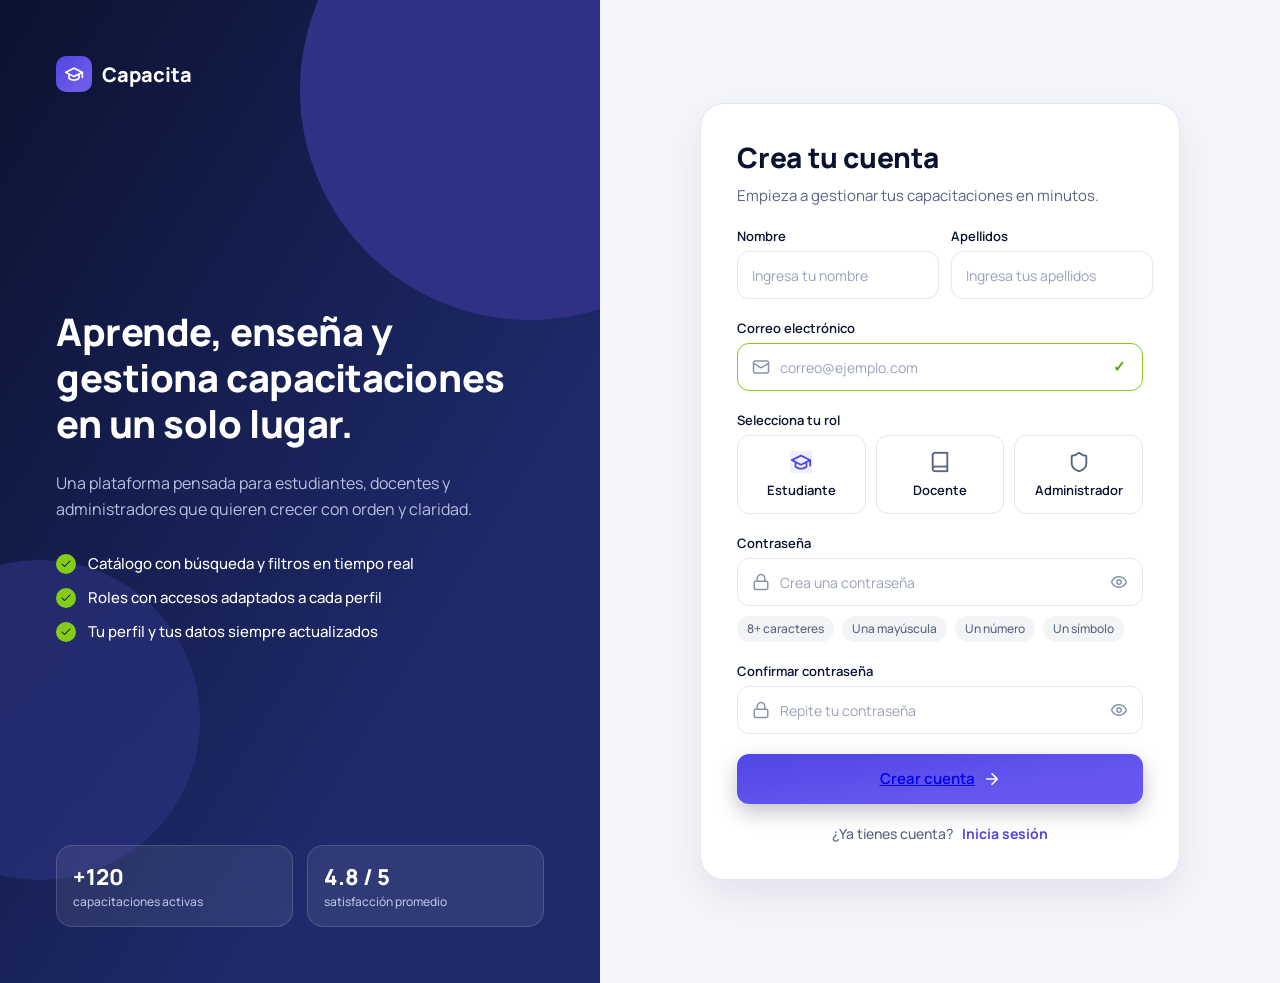
<file: frontend/index.html>
<!doctype html>
<html lang="es">
<head>
  <meta charset="utf-8">
  <meta name="viewport" content="width=device-width, initial-scale=1">
  <title>Capacita · Registro</title>
  <link rel="preconnect" href="https://fonts.googleapis.com">
  <link rel="preconnect" href="https://fonts.gstatic.com" crossorigin>
  <link href="https://fonts.googleapis.com/css2?family=Manrope:wght@400;500;600;700;800&display=swap" rel="stylesheet">
  <link rel="stylesheet" href="styles.css">
</head>
<body>
<main class="screen">
  <section class="brand-panel">
    <div class="decor decor-top"></div>
    <div class="decor decor-bottom"></div>

    <div class="brand-logo">
      <span class="brand-logo-box"><img src="assets/logo.png" alt=""></span>
      <span>Capacita</span>
    </div>

    <div class="brand-copy">
      <h1>Aprende, enseña y<br>gestiona capacitaciones<br>en un solo lugar.</h1>
      <p>Una plataforma pensada para estudiantes, docentes y<br>administradores que quieren crecer con orden y claridad.</p>

      <ul>
        <li><span class="benefit-dot"><img src="assets/check.png" alt=""></span><span>Catálogo con búsqueda y filtros en tiempo real</span></li>
        <li><span class="benefit-dot"><img src="assets/check.png" alt=""></span><span>Roles con accesos adaptados a cada perfil</span></li>
        <li><span class="benefit-dot"><img src="assets/check.png" alt=""></span><span>Tu perfil y tus datos siempre actualizados</span></li>
      </ul>
    </div>

    <div class="stats">
      <div class="stat">
        <strong>+120</strong>
        <span>capacitaciones activas</span>
      </div>
      <div class="stat">
        <strong>4.8 / 5</strong>
        <span>satisfacción promedio</span>
      </div>
    </div>
  </section>

  <section class="form-area">
    <form class="register-card" id="registerForm">
      <header class="card-header">
        <h2>Crea tu cuenta</h2>
        <p>Empieza a gestionar tus capacitaciones en minutos.</p>
      </header>

      <div class="two-cols">
        <label class="field">
          <span>Nombre</span>
          <span class="control plain">
            <input id="firstName" type="text" value="" placeholder="Ingresa tu nombre">
          </span>
        </label>

        <label class="field">
          <span>Apellidos</span>
          <span class="control plain">
            <input id="lastName" type="text" value="" placeholder="Ingresa tus apellidos">
          </span>
        </label>
      </div>

      <label class="field">
        <span>Correo electrónico</span>
        <span class="control control-success">
          <img class="control-icon" src="assets/mail.png" alt="">
          <input id="email" type="email" value="" placeholder="correo@ejemplo.com">
          <span class="success-mark">✓</span>
        </span>
        <span class="helper helper-success is-hidden" id="emailMessage"><span>✓</span> Correo disponible</span>
      </label>

      <fieldset class="role-fieldset">
        <legend>Selecciona tu rol</legend>
        <div class="roles">
          <button class="role" type="button" data-role="student">
            <img src="assets/student.png" alt="">
            <span>Estudiante</span>
          </button>
          <button class="role" type="button" data-role="teacher">
            <img src="assets/teacher.png" alt="">
            <span>Docente</span>
          </button>
          <button class="role" type="button" data-role="admin">
            <img src="assets/admin.png" alt="">
            <span>Administrador</span>
          </button>
        </div>
      </fieldset>

      <div class="password-group">
        <label class="field">
          <span>Contraseña</span>
          <span class="control">
            <img class="control-icon" src="assets/lock.png" alt="">
            <input id="password" type="password" value="" placeholder="Crea una contraseña">
            <button class="icon-button toggle-password" type="button" aria-label="Mostrar contraseña">
              <img src="assets/eye.png" alt="">
            </button>
          </span>
        </label>

        <div class="rules">
          <span class="rule pending" id="ruleLength">8+ caracteres</span>
          <span class="rule pending" id="ruleUpper">Una mayúscula</span>
          <span class="rule pending" id="ruleNumber">Un número</span>
          <span class="rule pending" id="ruleSymbol">Un símbolo</span>
        </div>
      </div>

      <label class="field">
        <span>Confirmar contraseña</span>
        <span class="control">
          <img class="control-icon" src="assets/lock.png" alt="">
          <input id="confirmPassword" type="password" value="" placeholder="Repite tu contraseña">
          <button class="icon-button toggle-password" type="button" aria-label="Mostrar contraseña">
            <img src="assets/eye.png" alt="">
          </button>
        </span>
        <span class="helper helper-error is-hidden" id="matchMessage"><span class="alert">!</span> Las contraseñas no coinciden</span>
      </label>

      <button class="submit" type="submit">
        <span><a href="PagPrincila.html">Crear cuenta</a></span>
        <img src="assets/arrow.png" alt="">
      </button>

      <p class="login-link">¿Ya tienes cuenta? <a href="#">Inicia sesión</a></p>
    </form>
  </section>
</main>

<script src="script.js"></script>
</body>
</html>
</file>
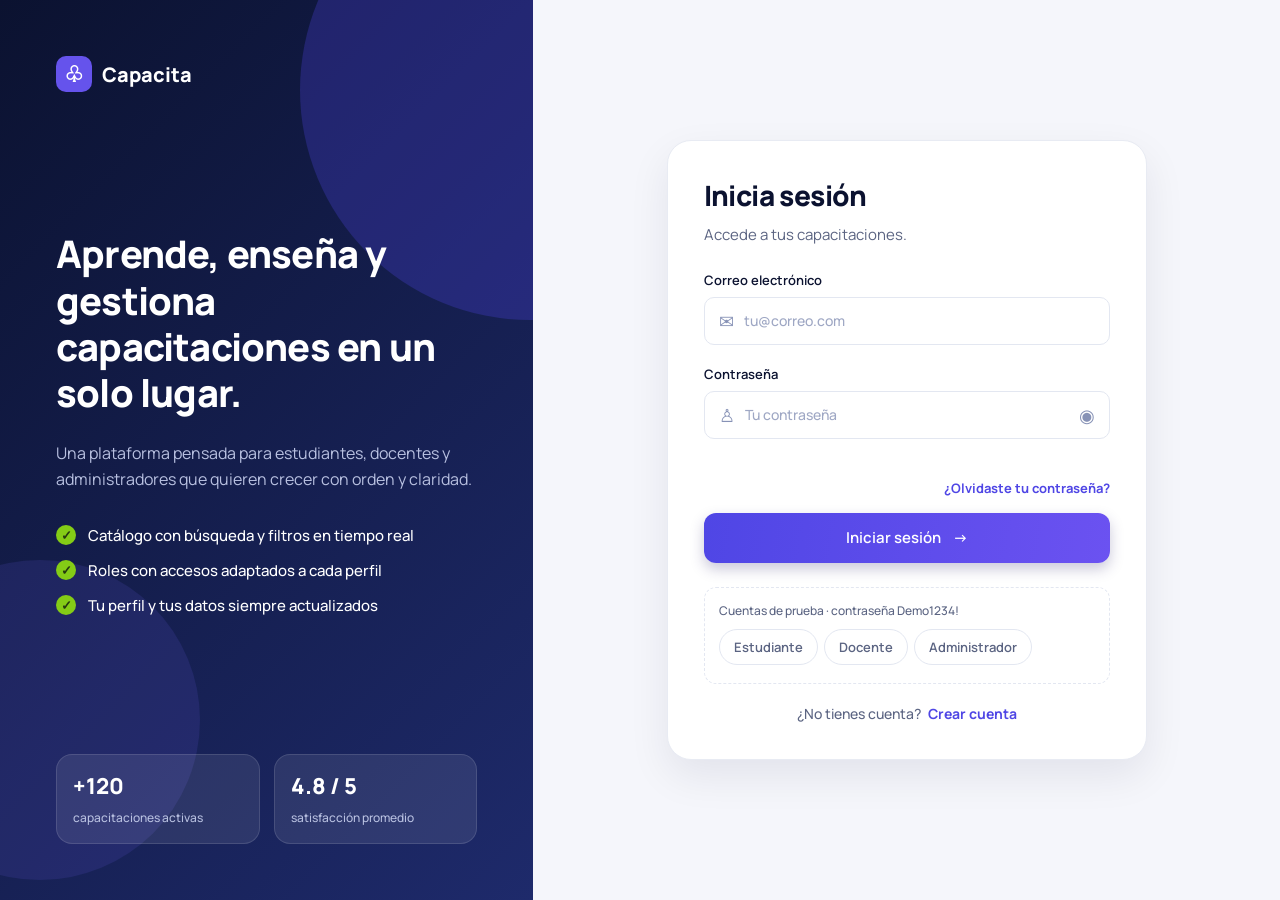
<file: Capacita — Inicio de sesión, registro y paneles por rol.html>
<!DOCTYPE html>
<html lang="es">
<head>
<meta charset="UTF-8">
<meta name="viewport" content="width=device-width, initial-scale=1, viewport-fit=cover">
<title>Capacita</title>
<link rel="preconnect" href="https://fonts.googleapis.com">
<link rel="preconnect" href="https://fonts.gstatic.com" crossorigin>
<link href="https://fonts.googleapis.com/css2?family=Manrope:wght@400;500;600;700;800&display=swap" rel="stylesheet">
<style>
:root{--background:#f5f6fb;--ink:#0b1230;--muted:#5b6482;--primary:#4f46e5;--border:#e3e7f1;--success:#3f6212;--success-border:#84cc16;--success-bg:#ecfccb;--error:#9b2c1f;--error-border:#ff746c;--err-bg:#ffe9e7;--soft:#f0efff;
box-sizing:border-box;padding-top:env(safe-area-inset-top,0px);padding-bottom:env(safe-area-inset-bottom,0px)}
html{scroll-padding-top:env(safe-area-inset-top,0px)}
*{box-sizing:border-box}
body{margin:0;color:var(--ink);background:var(--background);font-family:"Manrope",Arial,sans-serif;-webkit-font-smoothing:antialiased}
button{font-family:inherit}
[hidden]{display:none!important}
:focus-visible{outline:2px solid var(--primary);outline-offset:2px}
.page{display:grid;grid-template-columns:5fr 7fr;min-height:100vh}
.brand{position:relative;display:flex;flex-direction:column;justify-content:space-between;padding:56px;overflow:hidden;color:#fff;background:linear-gradient(135deg,#0b1230,#1e2a6b)}
.brand::before,.brand::after{position:absolute;content:"";border-radius:50%;pointer-events:none}
.brand::before{width:460px;height:460px;top:-140px;left:300px;background:rgb(79 70 229/28%)}
.brand::after{width:320px;height:320px;top:560px;left:-120px;background:rgb(109 90 230/14%)}
.logo,.pitch,.stats{position:relative;z-index:1}
.logo{display:flex;align-items:center;gap:10px;font-size:20px;font-weight:800}
.logo-mark{display:grid;place-items:center;width:36px;height:36px;border-radius:10px;background:#6553ec;font-size:22px}
.pitch{margin:48px 0}
.pitch h1{max-width:488px;margin:0 0 24px;font-size:38px;line-height:1.22;font-weight:800;letter-spacing:-.8px}
.pitch p{max-width:480px;margin:0 0 32px;color:#b8c0e0;font-size:16px;line-height:1.65}
.benefits{display:grid;gap:14px;margin:0;padding:0;list-style:none}
.benefits li{display:flex;align-items:center;gap:12px;font-size:15px;font-weight:500}
.check{display:inline-grid;flex:0 0 auto;place-items:center;width:20px;height:20px;border-radius:50%;color:#243810;background:#84cc16;font-size:13px;font-weight:800}
.stats{display:grid;grid-template-columns:1fr 1fr;gap:14px}
.stat{padding:16px;border:1px solid rgb(255 255 255/12%);border-radius:16px;background:rgb(255 255 255/9%)}
.stat strong{display:block;margin-bottom:4px;font-size:22px;font-weight:800}
.stat span{color:#b8c0e0;font-size:12px;font-weight:500}
.form-area{display:grid;place-items:center;padding:64px 32px}
.card{width:100%;max-width:480px;padding:36px;border:1px solid #e8ebf3;border-radius:24px;background:#fff;box-shadow:0 16px 40px rgb(10 18 48/8%)}
.card h2{margin:0 0 8px;font-size:28px;line-height:1.35;font-weight:800;letter-spacing:-.6px}
.subtitle{margin:0 0 24px;color:var(--muted);font-size:15px;line-height:1.6}
.fields{display:grid;gap:20px}
.name-row{display:grid;grid-template-columns:1fr 1fr;gap:12px}
.label{display:block;margin-bottom:8px;font-size:13px;font-weight:600}
.field-value{display:flex;align-items:center;gap:10px;min-height:48px;padding:0 14px;border:1px solid var(--border);border-radius:10px;background:#fff;transition:border-color .15s,box-shadow .15s}
.field-value:focus-within{border-color:var(--primary);box-shadow:0 0 0 3px rgb(79 70 229/18%)}
.field-value.success{border-color:var(--success-border)}
.field-value.error{border-color:var(--error-border)}
.field-value input{flex:1;min-width:0;height:46px;border:0;outline:0;padding:0;color:var(--ink);background:transparent;font:500 14px "Manrope",Arial,sans-serif}
.field-value input::placeholder{color:#8792b6;opacity:.8}
.field-icon{color:#8792b6;font-size:18px;line-height:1}
.trailing{margin-left:auto}
.state-icon{font-size:14px;font-weight:800;min-width:16px;text-align:center}
.success .state-icon{color:#65a30d}
.error .state-icon{color:var(--error-border)}
.spinner{display:inline-block;width:14px;height:14px;border:2px solid var(--border);border-top-color:var(--primary);border-radius:50%;animation:spin .7s linear infinite}
@keyframes spin{to{transform:rotate(360deg)}}
.toggle{border:0;background:none;padding:6px;margin:-6px;cursor:pointer;color:#8792b6;font-size:18px;line-height:1;border-radius:8px}
.toggle:hover{color:var(--primary)}
.helper{display:flex;align-items:center;gap:6px;margin:8px 0 0;font-size:12px;font-weight:500;color:var(--muted);min-height:16px}
.helper.success{color:var(--success)}
.helper.error{color:var(--error)}
.roles{display:grid;grid-template-columns:repeat(3,1fr);gap:10px;border:0;margin:0;padding:0}
.role{position:relative;display:grid;justify-items:center;align-content:center;gap:9px;min-height:80px;padding:10px 4px;border:1px solid var(--border);border-radius:12px;font-size:13px;font-weight:600;cursor:pointer;background:#fff;transition:border-color .15s,background .15s,color .15s}
.role:hover{border-color:var(--primary)}
.role:has(input:focus-visible){outline:2px solid var(--primary);outline-offset:2px}
.role input{position:absolute;opacity:0;pointer-events:none}
.role.selected{color:var(--primary);border-color:var(--primary);background:var(--soft)}
.role-icon{font-size:21px;line-height:1}
.requirements{display:flex;flex-wrap:wrap;gap:8px;margin:10px 0 0;padding:0;list-style:none}
.requirement{padding:5px 10px;border-radius:999px;color:var(--muted);background:#f0f2f7;font-size:12px;font-weight:500;transition:background .15s,color .15s}
.requirement.met{color:var(--success);background:var(--success-bg)}
.strength{height:4px;margin-top:10px;border-radius:4px;background:#f0f2f7;overflow:hidden}
.strength i{display:block;height:100%;width:0;transition:width .2s,background .2s}
.create-account{display:flex;align-items:center;justify-content:center;gap:12px;width:100%;min-height:50px;margin-top:24px;border:0;border-radius:12px;color:#fff;background:linear-gradient(100deg,#4f46e5,#6b52f1);box-shadow:0 6px 14px rgb(43 36 108/25%);font:600 15px "Manrope",Arial,sans-serif;cursor:pointer;transition:transform .1s,opacity .15s}
.create-account:active{transform:translateY(1px)}
.create-account[aria-busy="true"]{opacity:.8;cursor:progress}
.create-account .spinner{border-color:rgb(255 255 255/40%);border-top-color:#fff}
.login{margin:20px 0 0;color:var(--muted);text-align:center;font-size:14px;font-weight:500}
.link{margin-left:4px;color:var(--primary);font:700 14px "Manrope",Arial,sans-serif;background:none;border:0;padding:0;cursor:pointer}
.link:hover{text-decoration:underline}
.done{text-align:center;padding:12px 0}
.done .big{display:grid;place-items:center;width:64px;height:64px;margin:0 auto 20px;border-radius:50%;background:var(--success-bg);color:var(--success);font-size:30px;font-weight:800}
.chip{display:inline-block;padding:6px 12px;border-radius:999px;background:var(--soft);color:var(--primary);font-size:13px;font-weight:600}

.opts{display:flex;justify-content:flex-end;margin-top:12px}.opts .link{margin:0;font-size:13px}
.demo{margin-top:24px;padding:14px;border:1px dashed var(--border);border-radius:12px}
.demo p{margin:0 0 10px;color:var(--muted);font-size:12px;font-weight:500}
.demo .pill{margin:0 6px 4px 0}
.prof{display:flex;align-items:center;gap:14px;margin-bottom:20px}
.avatar{display:grid;place-items:center;width:56px;height:56px;border-radius:50%;color:#fff;background:linear-gradient(135deg,#4f46e5,#6b52f1);font-size:20px;font-weight:800}
.dl{display:grid;grid-template-columns:repeat(auto-fit,minmax(220px,1fr));gap:12px;margin:0}
.dl div{padding:12px 14px;border:1px solid var(--border);border-radius:12px}
.dl dt{margin-bottom:4px;color:var(--muted);font-size:12px;font-weight:600}
.dl dd{margin:0;font-size:14px;font-weight:600;overflow-wrap:anywhere}
.acts{display:flex;flex-wrap:wrap;gap:10px;margin-top:18px}
.panel .fields{max-width:520px}
.toast{position:fixed;left:50%;bottom:calc(24px + env(safe-area-inset-bottom,0px));z-index:10;padding:12px 18px;border-radius:12px;color:#fff;background:#0b1230;box-shadow:0 10px 30px rgb(10 18 48/30%);font:600 14px "Manrope",Arial,sans-serif;opacity:0;transform:translate(-50%,16px);pointer-events:none;transition:opacity .2s,transform .2s}
.toast.on{opacity:1;transform:translate(-50%,0)}
/* Panel por rol */
.app{display:grid;grid-template-columns:248px 1fr;min-height:100vh}
.side{display:flex;flex-direction:column;gap:28px;padding:28px 20px;color:#fff;background:linear-gradient(160deg,#0b1230,#1e2a6b)}
.side .logo{font-size:18px}
.nav{display:grid;gap:4px}
.nav button{display:flex;align-items:center;gap:10px;padding:11px 12px;border:0;border-radius:10px;color:#b8c0e0;background:none;font:600 14px "Manrope",Arial,sans-serif;text-align:left;cursor:pointer}
.nav button:hover{background:rgb(255 255 255/8%);color:#fff}
.nav button[aria-current="page"]{background:#4f46e5;color:#fff}
.me{margin-top:auto;display:grid;gap:10px;padding:14px;border:1px solid rgb(255 255 255/12%);border-radius:14px;background:rgb(255 255 255/9%);font-size:13px}
.me b{display:block;font-size:14px}
.me span{color:#b8c0e0}
.out{border:0;border-radius:8px;padding:8px;color:#fff;background:rgb(255 255 255/12%);font:600 13px "Manrope",Arial,sans-serif;cursor:pointer}
.out:hover{background:rgb(255 255 255/20%)}
.main{padding:32px 36px;min-width:0}
.top{display:flex;flex-wrap:wrap;align-items:center;justify-content:space-between;gap:16px;margin-bottom:24px}
.top h1{margin:0 0 4px;font-size:28px;font-weight:800;letter-spacing:-.6px}
.top p{margin:0;color:var(--muted);font-size:15px}
.seg{display:inline-flex;padding:4px;border:1px solid var(--border);border-radius:12px;background:#fff}
.seg button{border:0;border-radius:8px;padding:8px 12px;color:var(--muted);background:none;font:600 13px "Manrope",Arial,sans-serif;cursor:pointer}
.seg button[aria-pressed="true"]{color:var(--primary);background:var(--soft)}
.kpis{display:grid;grid-template-columns:repeat(3,1fr);gap:16px;margin-bottom:24px}
.kpi{padding:18px;border:1px solid #e8ebf3;border-radius:16px;background:#fff}
.kpi strong{display:block;font-size:26px;font-weight:800}
.kpi span{color:var(--muted);font-size:13px;font-weight:500}
.panel{padding:22px;border:1px solid #e8ebf3;border-radius:20px;background:#fff;box-shadow:0 16px 40px rgb(10 18 48/6%);margin-bottom:20px}
.panel h3{margin:0 0 14px;font-size:17px;font-weight:800}
.tools{display:flex;flex-wrap:wrap;gap:10px;margin-bottom:16px}
.tools .field-value{flex:1;min-width:200px}
.pill{border:1px solid var(--border);border-radius:999px;padding:8px 14px;color:var(--muted);background:#fff;font:600 13px "Manrope",Arial,sans-serif;cursor:pointer}
.pill[aria-pressed="true"]{color:var(--primary);border-color:var(--primary);background:var(--soft)}
.grid{display:grid;grid-template-columns:repeat(auto-fill,minmax(230px,1fr));gap:14px}
.course{display:grid;gap:10px;padding:16px;border:1px solid var(--border);border-radius:14px}
.course b{font-size:15px}
.course small{color:var(--muted);font-size:12px;font-weight:500}
.bar{height:6px;border-radius:6px;background:#f0f2f7;overflow:hidden}
.bar i{display:block;height:100%;background:linear-gradient(90deg,#4f46e5,#6b52f1);transition:width .25s}
.bar.full i{background:#84cc16}
.btn{border:0;border-radius:10px;padding:9px 14px;color:#fff;background:var(--primary);font:600 13px "Manrope",Arial,sans-serif;cursor:pointer}
.btn.ghost{color:var(--primary);background:var(--soft)}
.btn.warn{color:var(--error);background:var(--err-bg)}
.btn:disabled{color:var(--success);background:var(--success-bg);cursor:default}
.tw{overflow-x:auto}
table{width:100%;border-collapse:collapse;font-size:14px}
th{padding:10px 12px;color:var(--muted);font-size:12px;font-weight:600;text-align:left;border-bottom:1px solid var(--border)}
td{padding:12px;border-bottom:1px solid #f0f2f7;font-weight:500;white-space:nowrap}
.badge{display:inline-block;padding:4px 10px;border-radius:999px;font-size:12px;font-weight:600;background:var(--soft);color:var(--primary)}
.badge.ok{background:var(--success-bg);color:var(--success)}
.badge.off{background:var(--err-bg);color:var(--error)}
.empty{padding:20px;color:var(--muted);text-align:center;font-size:14px}
.row{display:flex;align-items:center;justify-content:space-between;gap:12px;padding:12px 0;border-bottom:1px solid #f0f2f7;font-size:14px;font-weight:500}
.row:last-child{border-bottom:0}
.row small{display:block;color:var(--muted);font-weight:500}

@media (max-width:1100px){.brand{padding:36px}.pitch h1{font-size:32px}.benefits li{font-size:13px}.form-area{padding:40px 24px}.card{padding:28px}}
@media (max-width:860px){
  .app{grid-template-columns:1fr}
  .side{flex-direction:row;flex-wrap:wrap;align-items:center;padding:14px 16px;gap:10px}
  .nav{display:flex;order:3;width:100%;overflow-x:auto}.nav button{white-space:nowrap}
  .me{display:none}.main{padding:20px 16px}.kpis{grid-template-columns:1fr}
  .side .out{display:block;margin-left:auto}
}
@media (min-width:861px){.side .out.m{display:none}}
@media (max-width:760px){
  .page{grid-template-columns:1fr}.brand{padding:24px}.pitch,.stats{display:none}
  .brand::before{width:220px;height:220px;top:-140px;right:-40px;left:auto}.brand::after{display:none}
  .form-area{padding:24px 16px 40px}.card{padding:24px 20px;border-radius:20px}.card h2{font-size:26px}.subtitle{font-size:14px}
  .role{font-size:11px}.name-row{grid-template-columns:1fr}.requirement{font-size:11px}
}
@media (prefers-reduced-motion:reduce){*{animation-duration:.01ms!important;transition:none!important}}
</style>
</head>
<body>
<main class="page" id="reg">
  <aside class="brand" aria-label="Acerca de Capacita">
    <div class="logo"><span class="logo-mark" aria-hidden="true">♧</span><span>Capacita</span></div>
    <section class="pitch">
      <h1>Aprende, enseña y gestiona capacitaciones en un solo lugar.</h1>
      <p>Una plataforma pensada para estudiantes, docentes y administradores que quieren crecer con orden y claridad.</p>
      <ul class="benefits">
        <li><span class="check" aria-hidden="true">✓</span>Catálogo con búsqueda y filtros en tiempo real</li>
        <li><span class="check" aria-hidden="true">✓</span>Roles con accesos adaptados a cada perfil</li>
        <li><span class="check" aria-hidden="true">✓</span>Tu perfil y tus datos siempre actualizados</li>
      </ul>
    </section>
    <div class="stats">
      <div class="stat"><strong>+120</strong><span>capacitaciones activas</span></div>
      <div class="stat"><strong>4.8 / 5</strong><span>satisfacción promedio</span></div>
    </div>
  </aside>
  <section class="form-area">
    <article class="card" aria-labelledby="register-title">
      <div id="loginv">
        <form id="lf" novalidate>
          <h2>Inicia sesión</h2>
          <p class="subtitle">Accede a tus capacitaciones.</p>
          <div class="fields">
            <div><label class="label" for="le">Correo electrónico</label>
              <div class="field-value" data-wrap="le"><span class="field-icon" aria-hidden="true">✉</span><input id="le" type="email" autocomplete="username" placeholder="tu@correo.com"></div></div>
            <div><label class="label" for="lp">Contraseña</label>
              <div class="field-value" data-wrap="lp"><span class="field-icon" aria-hidden="true">♙</span><input id="lp" type="password" autocomplete="current-password" placeholder="Tu contraseña"><button type="button" class="toggle trailing" data-toggle="lp" aria-label="Mostrar contraseña" aria-pressed="false">◉</button></div></div>
            <p class="helper" id="h-lf" aria-live="polite" style="margin:-8px 0 0"></p>
          </div>
          <div class="opts"><button type="button" class="link" id="forgot">¿Olvidaste tu contraseña?</button></div>
          <button class="create-account" type="submit" style="margin-top:16px"><span>Iniciar sesión</span><span aria-hidden="true">→</span></button>
        </form>
        <div class="demo"><p>Cuentas de prueba · contraseña Demo1234!</p>
          <button type="button" class="pill" data-demo="0">Estudiante</button><button type="button" class="pill" data-demo="1">Docente</button><button type="button" class="pill" data-demo="2">Administrador</button></div>
        <p class="login">¿No tienes cuenta? <button type="button" class="link" id="to-reg">Crear cuenta</button></p>
      </div>
      <form id="ff" hidden novalidate>
        <h2>Recupera tu contraseña</h2>
        <p class="subtitle">Escribe tu correo y te enviaremos un enlace para restablecerla.</p>
        <label class="label" for="fe">Correo electrónico</label>
        <div class="field-value" data-wrap="fe"><span class="field-icon" aria-hidden="true">✉</span><input id="fe" type="email" autocomplete="email" placeholder="tu@correo.com"></div>
        <p class="helper" id="h-fe" aria-live="polite"></p>
        <button class="create-account" type="submit"><span>Enviar enlace</span><span aria-hidden="true">→</span></button>
        <p class="login"><button type="button" class="link" id="fback">← Volver a iniciar sesión</button></p>
      </form>
      <form id="form" novalidate hidden>
        <h2 id="register-title">Crea tu cuenta</h2>
        <p class="subtitle">Empieza a gestionar tus capacitaciones en minutos.</p>
        <div class="fields">
          <div class="name-row">
            <div>
              <label class="label" for="nombre">Nombre</label>
              <div class="field-value" data-wrap="nombre"><input id="nombre" autocomplete="given-name" placeholder="Ana" aria-describedby="h-nombre"></div>
              <p class="helper" id="h-nombre" aria-live="polite"></p>
            </div>
            <div>
              <label class="label" for="apellidos">Apellidos</label>
              <div class="field-value" data-wrap="apellidos"><input id="apellidos" autocomplete="family-name" placeholder="Quispe Rojas" aria-describedby="h-apellidos"></div>
              <p class="helper" id="h-apellidos" aria-live="polite"></p>
            </div>
          </div>
          <div>
            <label class="label" for="email">Correo electrónico</label>
            <div class="field-value" data-wrap="email">
              <span class="field-icon" aria-hidden="true">✉</span>
              <input id="email" type="email" autocomplete="email" placeholder="ana.quispe@correo.com" aria-describedby="h-email">
              <span class="trailing state-icon" id="s-email" aria-hidden="true"></span>
            </div>
            <p class="helper" id="h-email" aria-live="polite"></p>
          </div>
          <fieldset class="roles" id="roles">
            <legend class="label">Selecciona tu rol</legend>
            <label class="role selected"><input type="radio" name="rol" value="Estudiante" checked><span class="role-icon" aria-hidden="true">♧</span><span>Estudiante</span></label>
            <label class="role"><input type="radio" name="rol" value="Docente"><span class="role-icon" aria-hidden="true">▣</span><span>Docente</span></label>
            <label class="role"><input type="radio" name="rol" value="Administrador"><span class="role-icon" aria-hidden="true">⬡</span><span>Administrador</span></label>
          </fieldset>
          <div>
            <label class="label" for="pass">Contraseña</label>
            <div class="field-value" data-wrap="pass">
              <span class="field-icon" aria-hidden="true">♙</span>
              <input id="pass" type="password" autocomplete="new-password" placeholder="Crea una contraseña" aria-describedby="reqs">
              <button type="button" class="toggle trailing" data-toggle="pass" aria-label="Mostrar contraseña" aria-pressed="false">◉</button>
            </div>
            <div class="strength" aria-hidden="true"><i id="bar"></i></div>
            <ul class="requirements" id="reqs" aria-label="Requisitos de contraseña">
              <li class="requirement" data-r="len">8+ caracteres</li>
              <li class="requirement" data-r="up">Una mayúscula</li>
              <li class="requirement" data-r="num">Un número</li>
              <li class="requirement" data-r="sym">Un símbolo</li>
            </ul>
          </div>
          <div>
            <label class="label" for="pass2">Confirmar contraseña</label>
            <div class="field-value" data-wrap="pass2">
              <span class="field-icon" aria-hidden="true">♙</span>
              <input id="pass2" type="password" autocomplete="new-password" placeholder="Repite tu contraseña" aria-describedby="h-pass2">
              <button type="button" class="toggle trailing" data-toggle="pass2" aria-label="Mostrar contraseña" aria-pressed="false">◉</button>
            </div>
            <p class="helper" id="h-pass2" aria-live="polite"></p>
          </div>
        </div>
        <button class="create-account" id="submit" type="submit"><span id="submit-text">Crear cuenta</span><span id="submit-icon" aria-hidden="true">→</span></button>
        <p class="login">¿Ya tienes cuenta? <button type="button" class="link" id="login">Inicia sesión</button></p>
      </form>
      <div class="done" id="done" hidden role="status">
        <div class="big" aria-hidden="true">✓</div>
        <h2>¡Cuenta creada!</h2>
        <p class="subtitle" id="done-msg"></p>
        <span class="chip" id="done-role"></span>
        <button type="button" class="create-account" id="enter">Entrar a mi panel <span aria-hidden="true">→</span></button>
        <p class="login"><button type="button" class="link" id="again">Registrar otra cuenta</button></p>
      </div>
    </article>
  </section>
</main>

<div class="app" id="app" hidden>
  <aside class="side">
    <div class="logo"><span class="logo-mark" aria-hidden="true">♧</span><span>Capacita</span></div>
    <nav class="nav" id="nav" aria-label="Navegación principal"></nav>
    <div class="me"><div><b id="me-name"></b><span id="me-role"></span></div><button class="out" id="out1">Cerrar sesión</button></div>
    <button class="out m" id="out2">Salir</button>
  </aside>
  <section class="main">
    <div class="top">
      <div><h1 id="hi"></h1><p id="sub"></p></div>
      <div class="seg" role="group" aria-label="Ver panel como" id="seg"></div>
    </div>
    <div id="view"></div>
  </section>
</div>

<div class="toast" id="toast" role="status" aria-live="polite"></div>
<script>
(function(){
var $=function(i){return document.getElementById(i)};
var form=$("form");
var ACC=[{email:"ana@correo.com",pass:"Demo1234!",name:"Ana",last:"Quispe Rojas",role:"Estudiante",phone:"984 123 456",bio:"Ingeniería Informática y de Sistemas"},
{email:"docente@capacita.pe",pass:"Demo1234!",name:"Marta",last:"Flores Huamán",role:"Docente",phone:"",bio:"Bases de datos"},
{email:"admin@correo.com",pass:"Demo1234!",name:"Elena",last:"Paucar Soto",role:"Administrador",phone:"",bio:"Gestión académica"}];
var me=null,page=0;
var touched={},emailState="idle",emailTimer=null,busy=false,userName="",userRole="Estudiante";
var EMAIL_RE=/^[^\s@]+@[^\s@]+\.[^\s@]{2,}$/;

/* ---------- Registro ---------- */
function setField(n,state,msg,icon){
  var w=document.querySelector('[data-wrap="'+n+'"]');
  w.classList.remove("success","error");if(state)w.classList.add(state);
  var h=$("h-"+n);
  if(h){h.className="helper"+(state?" "+state:"");h.textContent=msg?((state==="success"?"✓ ":state==="error"?"⊗ ":"")+msg):""}
  var s=$("s-"+n);if(s)s.innerHTML=icon==="spin"?'<span class="spinner"></span>':(icon||"");
  w.querySelector("input").setAttribute("aria-invalid",state==="error"?"true":"false");
}
function vName(n,l){var v=$(n).value.trim();
  if(!v){setField(n,"error",l+" es obligatorio");return false}
  if(v.length<2){setField(n,"error",l+" es muy corto");return false}
  setField(n,"success","");return true}
function vEmail(final){
  var v=$("email").value.trim().toLowerCase();clearTimeout(emailTimer);
  if(!v){emailState="idle";setField("email",final?"error":"",final?"Escribe tu correo electrónico":"");return false}
  if(!EMAIL_RE.test(v)){emailState="invalid";setField("email","error","Ingresa un correo válido, por ejemplo nombre@correo.com","✕");return false}
  emailState="checking";setField("email","","Comprobando disponibilidad…","spin");
  emailTimer=setTimeout(function(){
    if(ACC.some(function(a){return a.email.toLowerCase()===v})){emailState="taken";setField("email","error","Este correo ya está registrado. Prueba iniciar sesión","✕")}
    else{emailState="ok";setField("email","success","Correo disponible","✓")}
    refresh()},650);
  return false}
function reqs(p){return{len:p.length>=8,up:/[A-ZÁÉÍÓÚÑ]/.test(p),num:/\d/.test(p),sym:/[^A-Za-z0-9\sÁÉÍÓÚÑáéíóúñ]/.test(p)}}
function vPass(){
  var p=$("pass").value,r=reqs(p),n=0;
  document.querySelectorAll("[data-r]").forEach(function(li){
    var ok=r[li.dataset.r];if(ok)n++;li.classList.toggle("met",ok);
    li.textContent=(ok?"✓ ":"")+li.textContent.replace("✓ ","")});
  var b=$("bar");b.style.width=(p?n*25:0)+"%";
  b.style.background=n<=1?"#ff746c":n<4?"#f5b301":"#84cc16";
  var all=n===4,w=document.querySelector('[data-wrap="pass"]');
  if(touched.pass){w.classList.toggle("error",!all);w.classList.toggle("success",all)}
  return all}
function vPass2(){
  var a=$("pass").value,b=$("pass2").value;
  if(!b){setField("pass2",touched.pass2?"error":"",touched.pass2?"Confirma tu contraseña":"");return false}
  if(a!==b){setField("pass2","error","Las contraseñas no coinciden");return false}
  setField("pass2","success","Las contraseñas coinciden");return true}
function isValid(){var r=reqs($("pass").value);
  return $("nombre").value.trim().length>1&&$("apellidos").value.trim().length>1&&emailState==="ok"&&r.len&&r.up&&r.num&&r.sym&&$("pass").value===$("pass2").value&&$("pass2").value!==""}
function refresh(){$("submit").style.opacity=isValid()||busy?"1":".7"}

[["nombre","El nombre"],["apellidos","Los apellidos"]].forEach(function(a){
  $(a[0]).addEventListener("input",function(){if(touched[a[0]])vName(a[0],a[1]);refresh()});
  $(a[0]).addEventListener("blur",function(){touched[a[0]]=true;vName(a[0],a[1]);refresh()})});
$("email").addEventListener("input",function(){touched.email=true;vEmail(false);refresh()});
$("email").addEventListener("blur",function(){touched.email=true;if(emailState==="idle"||!$("email").value)vEmail(true)});
$("pass").addEventListener("input",function(){touched.pass=true;vPass();if(touched.pass2)vPass2();refresh()});
$("pass2").addEventListener("input",function(){touched.pass2=true;vPass2();refresh()});
$("pass2").addEventListener("blur",function(){touched.pass2=true;vPass2()});
document.querySelectorAll("[data-toggle]").forEach(function(b){b.addEventListener("click",function(){
  var i=$(b.dataset.toggle),s=i.type==="password";i.type=s?"text":"password";
  b.setAttribute("aria-pressed",s);b.setAttribute("aria-label",s?"Ocultar contraseña":"Mostrar contraseña");b.textContent=s?"◎":"◉"})});
$("roles").addEventListener("change",function(){
  document.querySelectorAll(".role").forEach(function(l){l.classList.toggle("selected",l.querySelector("input").checked)})});

form.addEventListener("submit",function(e){
  e.preventDefault();if(busy)return;
  touched={nombre:1,apellidos:1,email:1,pass:1,pass2:1};
  var n1=vName("nombre","El nombre"),n2=vName("apellidos","Los apellidos");
  if(emailState==="idle"||emailState==="invalid"||!$("email").value)vEmail(true);
  var pOk=vPass();vPass2();
  if(!isValid()){
    var o=[["nombre",n1],["apellidos",n2],["email",emailState==="ok"],["pass",pOk],["pass2",$("pass").value===$("pass2").value&&$("pass2").value!==""]];
    for(var k=0;k<o.length;k++)if(!o[k][1]){$(o[k][0]).focus();break}
    return}
  busy=true;$("submit").setAttribute("aria-busy","true");
  $("submit-text").textContent="Creando cuenta…";$("submit-icon").innerHTML='<span class="spinner"></span>';
  setTimeout(function(){
    userRole=form.querySelector('input[name="rol"]:checked').value;userName=$("nombre").value.trim();
    me={email:$("email").value.trim(),pass:$("pass").value,name:userName,last:$("apellidos").value.trim(),role:userRole,phone:"",bio:""};ACC.push(me);
    $("done-msg").textContent="Bienvenida/o, "+userName+". Enviamos un enlace de confirmación a "+$("email").value.trim()+".";
    $("done-role").textContent="Rol: "+userRole;
    form.hidden=true;$("done").hidden=false;$("enter").focus()},1200)});

function resetForm(){
  form.reset();touched={};emailState="idle";busy=false;
  $("submit").removeAttribute("aria-busy");$("submit-text").textContent="Crear cuenta";$("submit-icon").textContent="→";
  ["nombre","apellidos","email","pass2"].forEach(function(n){setField(n,"","","")});
  document.querySelector('[data-wrap="pass"]').classList.remove("error","success");vPass();
  document.querySelectorAll(".role").forEach(function(l){l.classList.toggle("selected",l.querySelector("input").checked)});
  refresh()}
$("again").addEventListener("click",function(){resetForm();showAuth("form");$("nombre").focus()});
$("login").addEventListener("click",function(){showAuth("loginv");$("le").focus()});

/* ---------- Paneles por rol ---------- */
var ICON={Estudiante:"♧",Docente:"▣",Administrador:"⬡"};
var NAV={Estudiante:["Mis capacitaciones","Mi perfil"],Docente:["Mis cursos","Mi perfil"],Administrador:["Gestión","Mi perfil"]};
var S={q:"",cat:"Todas",
  courses:[{t:"Excel intermedio",c:"Ofimática",h:12,p:65},{t:"Liderazgo de equipos",c:"Habilidades",h:8,p:30},{t:"Seguridad de la información",c:"TI",h:10,p:0},{t:"Atención al usuario",c:"Habilidades",h:6,p:100},{t:"Python para análisis",c:"TI",h:20,p:10},{t:"Word avanzado",c:"Ofimática",h:8,p:0}],
  teach:[{t:"Excel intermedio",n:42,p:68,st:"Activo"},{t:"Python para análisis",n:35,p:41,st:"Activo"},{t:"Word avanzado",n:28,p:15,st:"Borrador"}],
  queue:["Tarea 3 · Lucía Mamani","Examen · Diego Ccori","Tarea 3 · Rosa Huamán","Proyecto · Luis Quispe"],
  users:[{n:"Lucía Mamani",r:"Estudiante",on:true},{n:"Diego Ccori",r:"Estudiante",on:true},{n:"Marta Flores",r:"Docente",on:true},{n:"Raúl Condori",r:"Docente",on:false},{n:"Elena Paucar",r:"Administrador",on:true}],
  reqs:["Carlos Apaza · Docente","Sofía Villca · Docente"]};
var cur="Estudiante";

function esc(s){return String(s).replace(/[&<>"]/g,function(c){return{"&":"&amp;","<":"&lt;",">":"&gt;",'"':"&quot;"}[c]})}
function kpis(a){return'<div class="kpis">'+a.map(function(k){return'<div class="kpi"><strong>'+k[0]+'</strong><span>'+k[1]+'</span></div>'}).join("")+'</div>'}

function vStudent(){
  var c=S.courses,done=c.filter(function(x){return x.p===100}).length,prog=c.filter(function(x){return x.p>0&&x.p<100}).length;
  var hrs=Math.round(c.reduce(function(a,x){return a+x.h*x.p/100},0));
  var cats=["Todas","Ofimática","Habilidades","TI"];
  var list=c.filter(function(x){return(S.cat==="Todas"||x.c===S.cat)&&x.t.toLowerCase().indexOf(S.q.toLowerCase())>-1});
  $("sub").textContent="Tienes "+prog+" capacitaciones en curso.";
  return kpis([[prog,"en curso"],[done,"completadas"],[hrs+" h","horas acumuladas"]])+
  '<div class="panel"><h3>Catálogo y mi avance</h3><div class="tools"><div class="field-value"><span class="field-icon" aria-hidden="true">⌕</span><input id="q" value="'+esc(S.q)+'" placeholder="Buscar capacitaciones" aria-label="Buscar capacitaciones"></div>'+
  cats.map(function(k){return'<button class="pill" data-cat="'+k+'" aria-pressed="'+(S.cat===k)+'">'+k+'</button>'}).join("")+'</div>'+
  (list.length?'<div class="grid">'+list.map(function(x){var i=S.courses.indexOf(x);
    return'<div class="course"><div><b>'+x.t+'</b><br><small>'+x.c+' · '+x.h+' h</small></div><div class="bar'+(x.p===100?' full':'')+'"><i style="width:'+x.p+'%"></i></div><small>'+x.p+'% completado</small>'+
    (x.p===100?'<button class="btn" disabled>✓ Completada</button>':'<button class="btn'+(x.p?'':' ghost')+'" data-adv="'+i+'">'+(x.p?'Continuar':'Empezar')+'</button>')+'</div>'}).join("")+'</div>':'<div class="empty">Sin resultados. Prueba con otra búsqueda o categoría.</div>')+'</div>'}

function vTeacher(){
  var t=S.teach,stu=t.reduce(function(a,x){return a+x.n},0);
  $("sub").textContent="Tienes "+S.queue.length+" entregas por calificar.";
  return kpis([[t.filter(function(x){return x.st==="Activo"}).length,"cursos activos"],[stu,"estudiantes inscritos"],[S.queue.length,"por calificar"]])+
  '<div class="panel"><h3>Mis cursos</h3><div class="tw"><table><thead><tr><th>Curso</th><th>Inscritos</th><th>Avance promedio</th><th>Estado</th></tr></thead><tbody>'+
  t.map(function(x){return'<tr><td>'+x.t+'</td><td>'+x.n+'</td><td style="min-width:140px"><div class="bar"><i style="width:'+x.p+'%"></i></div></td><td><span class="badge'+(x.st==="Activo"?' ok':'')+'">'+x.st+'</span></td></tr>'}).join("")+'</tbody></table></div></div>'+
  '<div class="panel"><h3>Entregas por calificar</h3>'+(S.queue.length?S.queue.map(function(x,i){return'<div class="row"><span>'+x+'</span><button class="btn" data-grade="'+i+'">Calificar</button></div>'}).join(""):'<div class="empty">Todo al día. No tienes entregas pendientes.</div>')+'</div>'}

function vAdmin(){
  var u=S.users;$("sub").textContent=S.reqs.length?"Hay "+S.reqs.length+" solicitudes de docente por revisar.":"No hay solicitudes pendientes.";
  return kpis([[842+u.length,"usuarios"],[120,"capacitaciones activas"],[S.reqs.length,"solicitudes pendientes"]])+
  '<div class="panel"><h3>Solicitudes de rol docente</h3>'+(S.reqs.length?S.reqs.map(function(x,i){return'<div class="row"><span>'+x+'</span><span><button class="btn" data-ok="'+i+'">Aprobar</button> <button class="btn warn" data-no="'+i+'">Rechazar</button></span></div>'}).join(""):'<div class="empty">No hay solicitudes pendientes.</div>')+'</div>'+
  '<div class="panel"><h3>Usuarios</h3><div class="tw"><table><thead><tr><th>Nombre</th><th>Rol</th><th>Estado</th><th></th></tr></thead><tbody>'+
  u.map(function(x,i){return'<tr><td>'+x.n+'</td><td><span class="badge">'+x.r+'</span></td><td><span class="badge '+(x.on?'ok':'off')+'">'+(x.on?'Activo':'Suspendido')+'</span></td><td><button class="btn '+(x.on?'warn':'ghost')+'" data-tg="'+i+'">'+(x.on?'Suspender':'Reactivar')+'</button></td></tr>'}).join("")+'</tbody></table></div></div>'}

function render(keepFocus){
  $("hi").textContent="Hola, "+userName;
  $("me-name").textContent=userName;$("me-role").textContent=userRole;
  $("nav").innerHTML=NAV[cur].map(function(n,i){return'<button type="button"'+(i===page?' aria-current="page"':'')+'><span aria-hidden="true">'+(i===0?ICON[cur]:"♙")+'</span>'+n+'</button>'}).join("");
  $("seg").innerHTML=["Estudiante","Docente","Administrador"].map(function(r){return'<button type="button" data-role="'+r+'" aria-pressed="'+(r===cur)+'">'+r+'</button>'}).join("");
  $("view").innerHTML=page===1?vProfile():cur==="Estudiante"?vStudent():cur==="Docente"?vTeacher():vAdmin();
  if(keepFocus){var q=$("q");if(q){q.focus();q.setSelectionRange(q.value.length,q.value.length)}}}

function enterApp(a){me=a;userName=a.name;userRole=a.role;cur=a.role;page=0;S.edit=false;S.pw=false;$("reg").hidden=true;$("app").hidden=false;render();window.scrollTo(0,0)}
$("enter").addEventListener("click",function(){enterApp(me)});
function out(){me=null;$("app").hidden=true;$("reg").hidden=false;resetForm();showAuth("loginv");toast("Sesión cerrada")}
$("out1").addEventListener("click",out);$("out2").addEventListener("click",out);
$("nav").addEventListener("click",function(e){var b=e.target.closest("button");if(!b)return;
  page=Array.prototype.indexOf.call($("nav").children,b);S.edit=false;S.pw=false;render()});
$("seg").addEventListener("click",function(e){var b=e.target.closest("[data-role]");if(b){cur=b.dataset.role;page=0;render()}});
$("view").addEventListener("input",function(e){if(e.target.id==="q"){S.q=e.target.value;render(true)}});
$("view").addEventListener("click",function(e){
  var b=e.target.closest("button");if(!b)return;var d=b.dataset;
  if(d.cat){S.cat=d.cat}
  else if(d.adv){var c=S.courses[+d.adv];c.p=Math.min(100,c.p+(c.p?15:10))}
  else if(d.grade){S.queue.splice(+d.grade,1)}
  else if(d.tg){S.users[+d.tg].on=!S.users[+d.tg].on}
  else if(d.ok||d.no){var r=S.reqs.splice(+(d.ok||d.no),1)[0];
    if(d.ok){S.users.push({n:r.split(" · ")[0],r:"Docente",on:true})}}
  else if(d.edit){S.edit=true}
  else if(d.cancel){S.edit=false;S.pw=false}
  else if(d.save){if(!saveProfile())return;S.edit=false}
  else if(d.pwopen){S.pw=true}
  else if(d.savepw){if(!savePw())return;S.pw=false}
  else return;
  render()});

/* ---------- Auth: login / recuperar ---------- */
function showAuth(w){["loginv","ff","form","done"].forEach(function(i){$(i).hidden=i!==w})}
function toast(m){var t=$("toast");t.textContent=m;t.classList.add("on");clearTimeout(t._t);t._t=setTimeout(function(){t.classList.remove("on")},2400)}
document.querySelectorAll("[data-demo]").forEach(function(b){b.addEventListener("click",function(){
  var a=ACC[+b.dataset.demo];$("le").value=a.email;$("lp").value=a.pass;$("h-lf").textContent="";setField("le","","");setField("lp","","");$("le").focus()})});
$("lf").addEventListener("submit",function(e){
  e.preventDefault();var em=$("le").value.trim().toLowerCase(),pw=$("lp").value,h=$("h-lf");
  setField("le",EMAIL_RE.test(em)?"":"error","");setField("lp",pw?"":"error","");
  function bad(m){h.className="helper error";h.textContent="⊗ "+m}
  if(!em||!pw){bad("Escribe tu correo y tu contraseña");return}
  var a=ACC.filter(function(x){return x.email.toLowerCase()===em})[0];
  if(!a||a.pass!==pw){setField("lp","error","");bad("Correo o contraseña incorrectos");return}
  setField("le","","");setField("lp","","");h.textContent="";$("lp").value="";enterApp(a)});
$("forgot").addEventListener("click",function(){showAuth("ff");$("fe").focus()});
$("fback").addEventListener("click",function(){showAuth("loginv")});
$("to-reg").addEventListener("click",function(){showAuth("form");$("nombre").focus()});
$("ff").addEventListener("submit",function(e){
  e.preventDefault();var ok=EMAIL_RE.test($("fe").value.trim()),h=$("h-fe");
  setField("fe",ok?"":"error","");h.className="helper "+(ok?"success":"error");
  h.textContent=ok?"✓ Si el correo está registrado, te enviamos un enlace para restablecer tu contraseña.":"⊗ Ingresa un correo válido"});

/* ---------- Perfil ---------- */
function pfield(id,l,v,t){return'<div><label class="label" for="p-'+id+'">'+l+'</label><div class="field-value"><input id="p-'+id+'" type="'+(t||"text")+'" value="'+esc(v||"")+'"></div><p class="helper error" id="h-p-'+id+'" aria-live="polite"></p></div>'}
function wfield(id,l){return'<div><label class="label" for="w-'+id+'">'+l+'</label><div class="field-value"><input id="w-'+id+'" type="password" autocomplete="'+(id==="cur"?"current-password":"new-password")+'"></div></div>'}
function vProfile(){
  var lab={Estudiante:"Programa de estudios",Docente:"Especialidad",Administrador:"Área"}[userRole];
  $("sub").textContent="Consulta y actualiza tu información personal.";
  var rows=[["Nombre",me.name],["Apellidos",me.last],["Correo electrónico",me.email],["Teléfono",me.phone||"—"],[lab,me.bio||"—"]];
  var head='<div class="prof"><div class="avatar" aria-hidden="true">'+esc((me.name[0]+(me.last[0]||"")).toUpperCase())+'</div><div><b>'+esc(me.name+" "+me.last)+'</b><br><span class="badge">'+userRole+'</span></div></div>';
  var data=S.edit?
    '<div class="fields">'+pfield("name","Nombre",me.name)+pfield("last","Apellidos",me.last)+pfield("email","Correo electrónico",me.email,"email")+pfield("phone","Teléfono",me.phone,"tel")+pfield("bio",lab,me.bio)+'</div><div class="acts"><button class="btn" data-save="1">Guardar cambios</button><button class="btn ghost" data-cancel="1">Cancelar</button></div>':
    '<dl class="dl">'+rows.map(function(r){return'<div><dt>'+r[0]+'</dt><dd>'+esc(r[1])+'</dd></div>'}).join("")+'</dl><div class="acts"><button class="btn" data-edit="1">Editar mis datos</button></div>';
  var pw=S.pw?
    '<div class="fields">'+wfield("cur","Contraseña actual")+wfield("new","Nueva contraseña")+wfield("rep","Confirmar nueva contraseña")+'<p class="helper error" id="h-pw" aria-live="polite" style="margin:0"></p></div><div class="acts"><button class="btn" data-savepw="1">Actualizar contraseña</button><button class="btn ghost" data-cancel="1">Cancelar</button></div>':
    '<p class="subtitle" style="margin:0 0 14px">Cambia tu contraseña cuando lo necesites.</p><button class="btn ghost" data-pwopen="1">Cambiar contraseña</button>';
  return'<div class="panel">'+head+'<h3>Mis datos</h3>'+data+'</div><div class="panel"><h3>Seguridad</h3>'+pw+'</div>'}
function pf(id){return $("p-"+id).value.trim()}
function perr(id,m){$("h-p-"+id).textContent=m?"⊗ "+m:"";$("p-"+id).parentNode.classList.toggle("error",!!m)}
function saveProfile(){
  var n=pf("name"),l=pf("last"),e=pf("email").toLowerCase(),ph=pf("phone");
  var eOk=EMAIL_RE.test(e),dup=ACC.some(function(a){return a!==me&&a.email.toLowerCase()===e}),pBad=ph&&!/^[0-9+\s-]{6,15}$/.test(ph);
  perr("name",n.length<2?"Escribe tu nombre":"");perr("last",l.length<2?"Escribe tus apellidos":"");
  perr("email",!eOk?"Ingresa un correo válido":dup?"Este correo ya está en uso":"");
  perr("phone",pBad?"Usa solo números, espacios, + o -":"");
  if(n.length<2||l.length<2||!eOk||dup||pBad)return false;
  me.name=n;me.last=l;me.email=e;me.phone=ph;me.bio=pf("bio");userName=n;toast("Datos actualizados");return true}
function savePw(){
  var c=$("w-cur").value,n=$("w-new").value,r=$("w-rep").value,q=reqs(n),m="";
  if(c!==me.pass)m="La contraseña actual no es correcta";
  else if(!(q.len&&q.up&&q.num&&q.sym))m="La nueva contraseña necesita 8+ caracteres, una mayúscula, un número y un símbolo";
  else if(n!==r)m="Las contraseñas nuevas no coinciden";
  else if(n===c)m="La nueva contraseña debe ser distinta de la actual";
  $("h-pw").textContent=m?"⊗ "+m:"";
  if(m)return false;me.pass=n;toast("Contraseña actualizada");return true}

vPass();refresh();
})();
</script>
</body>
</html>
</file>
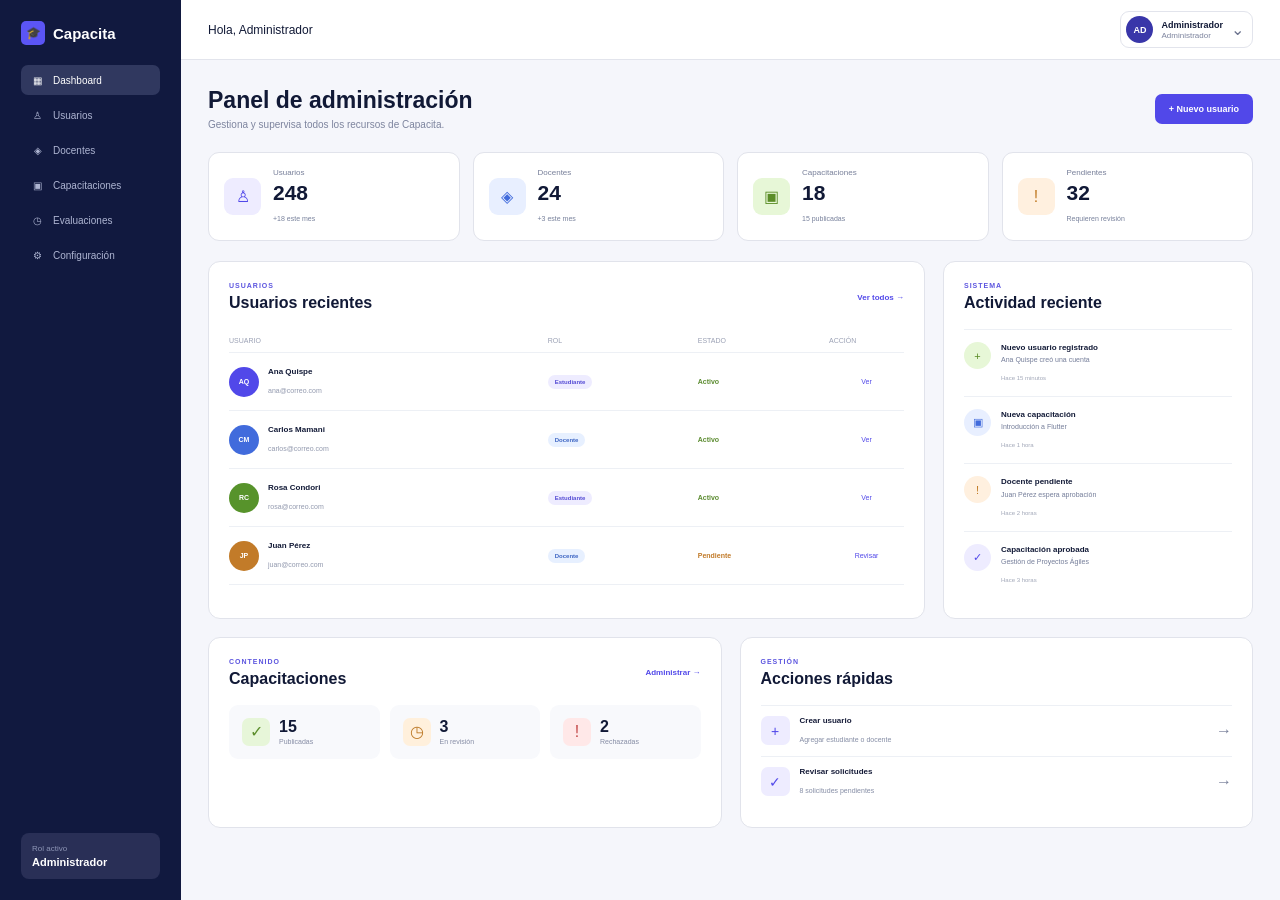
<file: frontend/administrador.html>
<!DOCTYPE html>
<html lang="es">

<head>

    <meta charset="UTF-8">

    <meta
        name="viewport"
        content="width=device-width, initial-scale=1.0"
    >

    <title>Capacita | Administrador</title>

    <link
        rel="stylesheet"
        href="administrador.css"
    >

</head>


<body>


<div class="app">


    <!-- =========================================
         SIDEBAR
    ========================================== -->

    <aside class="sidebar">


        <div class="sidebar-top">


            <!-- BRAND -->

            <div class="brand">

                <div class="brand-logo">
                    🎓
                </div>

                <span>
                    Capacita
                </span>

            </div>


            <!-- NAVEGACIÓN -->

            <nav class="navigation">


                <a
                    href="#"
                    class="nav-item active"
                >

                    <span class="nav-icon">
                        ▦
                    </span>

                    <span>
                        Dashboard
                    </span>

                </a>


                <a
                    href="#"
                    class="nav-item"
                >

                    <span class="nav-icon">
                        ♙
                    </span>

                    <span>
                        Usuarios
                    </span>

                </a>


                <a
                    href="#"
                    class="nav-item"
                >

                    <span class="nav-icon">
                        ◈
                    </span>

                    <span>
                        Docentes
                    </span>

                </a>


                <a
                    href="#"
                    class="nav-item"
                >

                    <span class="nav-icon">
                        ▣
                    </span>

                    <span>
                        Capacitaciones
                    </span>

                </a>


                <a
                    href="#"
                    class="nav-item"
                >

                    <span class="nav-icon">
                        ◷
                    </span>

                    <span>
                        Evaluaciones
                    </span>

                </a>


                <a
                    href="#"
                    class="nav-item"
                >

                    <span class="nav-icon">
                        ⚙
                    </span>

                    <span>
                        Configuración
                    </span>

                </a>


            </nav>


        </div>


        <!-- ROL -->

        <div class="active-role">

            <span class="role-label">
                Rol activo
            </span>

            <span class="role-name">
                Administrador
            </span>

        </div>


    </aside>



    <!-- =========================================
         CONTENIDO
    ========================================== -->

    <div class="content">


        <!-- =====================================
             TOPBAR
        ====================================== -->

        <header class="topbar">


            <span class="greeting">
                Hola, Administrador
            </span>


            <div class="profile">


                <div class="avatar">
                    AD
                </div>


                <div class="profile-info">

                    <strong>
                        Administrador
                    </strong>

                    <span>
                        Administrador
                    </span>

                </div>


                <span class="arrow">
                    ⌄
                </span>


            </div>


        </header>



        <!-- =====================================
             MAIN
        ====================================== -->

        <main class="main">


            <!-- TITULO -->

            <section class="page-heading">


                <div>

                    <h1>
                        Panel de administración
                    </h1>

                    <p>
                        Gestiona y supervisa todos los recursos de Capacita.
                    </p>

                </div>


                <button class="primary-button">
                    + Nuevo usuario
                </button>


            </section>



            <!-- =================================
                 ESTADÍSTICAS
            ================================== -->

            <section class="stats">


                <!-- USUARIOS -->

                <div class="stat-card">

                    <div class="stat-icon purple">
                        ♙
                    </div>

                    <div>

                        <span>
                            Usuarios
                        </span>

                        <strong>
                            248
                        </strong>

                        <small>
                            +18 este mes
                        </small>

                    </div>

                </div>


                <!-- DOCENTES -->

                <div class="stat-card">

                    <div class="stat-icon blue">
                        ◈
                    </div>

                    <div>

                        <span>
                            Docentes
                        </span>

                        <strong>
                            24
                        </strong>

                        <small>
                            +3 este mes
                        </small>

                    </div>

                </div>


                <!-- CAPACITACIONES -->

                <div class="stat-card">

                    <div class="stat-icon green">
                        ▣
                    </div>

                    <div>

                        <span>
                            Capacitaciones
                        </span>

                        <strong>
                            18
                        </strong>

                        <small>
                            15 publicadas
                        </small>

                    </div>

                </div>


                <!-- PENDIENTES -->

                <div class="stat-card">

                    <div class="stat-icon orange">
                        !
                    </div>

                    <div>

                        <span>
                            Pendientes
                        </span>

                        <strong>
                            32
                        </strong>

                        <small>
                            Requieren revisión
                        </small>

                    </div>

                </div>


            </section>



            <!-- =================================
                 CONTENIDO PRINCIPAL
            ================================== -->

            <div class="dashboard-grid">


                <!-- =================================
                     USUARIOS RECIENTES
                ================================== -->

                <section class="panel">


                    <div class="panel-header">

                        <div>

                            <span class="section-label">
                                USUARIOS
                            </span>

                            <h2>
                                Usuarios recientes
                            </h2>

                        </div>


                        <a href="#">
                            Ver todos →
                        </a>

                    </div>



                    <!-- TABLA -->

                    <div class="users-table">


                        <!-- HEADER -->

                        <div class="table-header">

                            <span>
                                Usuario
                            </span>

                            <span>
                                Rol
                            </span>

                            <span>
                                Estado
                            </span>

                            <span>
                                Acción
                            </span>

                        </div>



                        <!-- USUARIO 1 -->

                        <div class="user-row">


                            <div class="user">

                                <div class="user-avatar purple-avatar">
                                    AQ
                                </div>

                                <div>

                                    <strong>
                                        Ana Quispe
                                    </strong>

                                    <small>
                                        ana@correo.com
                                    </small>

                                </div>

                            </div>


                            <span class="role student">
                                Estudiante
                            </span>


                            <span class="status active-status">
                                Activo
                            </span>


                            <button class="action">
                                Ver
                            </button>


                        </div>



                        <!-- USUARIO 2 -->

                        <div class="user-row">


                            <div class="user">

                                <div class="user-avatar blue-avatar">
                                    CM
                                </div>

                                <div>

                                    <strong>
                                        Carlos Mamani
                                    </strong>

                                    <small>
                                        carlos@correo.com
                                    </small>

                                </div>

                            </div>


                            <span class="role teacher">
                                Docente
                            </span>


                            <span class="status active-status">
                                Activo
                            </span>


                            <button class="action">
                                Ver
                            </button>


                        </div>



                        <!-- USUARIO 3 -->

                        <div class="user-row">


                            <div class="user">

                                <div class="user-avatar green-avatar">
                                    RC
                                </div>

                                <div>

                                    <strong>
                                        Rosa Condori
                                    </strong>

                                    <small>
                                        rosa@correo.com
                                    </small>

                                </div>

                            </div>


                            <span class="role student">
                                Estudiante
                            </span>


                            <span class="status active-status">
                                Activo
                            </span>


                            <button class="action">
                                Ver
                            </button>


                        </div>



                        <!-- USUARIO 4 -->

                        <div class="user-row">


                            <div class="user">

                                <div class="user-avatar orange-avatar">
                                    JP
                                </div>

                                <div>

                                    <strong>
                                        Juan Pérez
                                    </strong>

                                    <small>
                                        juan@correo.com
                                    </small>

                                </div>

                            </div>


                            <span class="role teacher">
                                Docente
                            </span>


                            <span class="status pending-status">
                                Pendiente
                            </span>


                            <button class="action">
                                Revisar
                            </button>


                        </div>


                    </div>


                </section>



                <!-- =================================
                     ACTIVIDAD
                ================================== -->

                <section class="panel activity-panel">


                    <div class="panel-header">

                        <div>

                            <span class="section-label">
                                SISTEMA
                            </span>

                            <h2>
                                Actividad reciente
                            </h2>

                        </div>

                    </div>



                    <!-- ACTIVIDAD 1 -->

                    <div class="activity">


                        <div class="activity-icon green">
                            +
                        </div>


                        <div>

                            <strong>
                                Nuevo usuario registrado
                            </strong>

                            <span>
                                Ana Quispe creó una cuenta
                            </span>

                            <small>
                                Hace 15 minutos
                            </small>

                        </div>


                    </div>



                    <!-- ACTIVIDAD 2 -->

                    <div class="activity">


                        <div class="activity-icon blue">
                            ▣
                        </div>


                        <div>

                            <strong>
                                Nueva capacitación
                            </strong>

                            <span>
                                Introducción a Flutter
                            </span>

                            <small>
                                Hace 1 hora
                            </small>

                        </div>


                    </div>



                    <!-- ACTIVIDAD 3 -->

                    <div class="activity">


                        <div class="activity-icon orange">
                            !
                        </div>


                        <div>

                            <strong>
                                Docente pendiente
                            </strong>

                            <span>
                                Juan Pérez espera aprobación
                            </span>

                            <small>
                                Hace 2 horas
                            </small>

                        </div>


                    </div>



                    <!-- ACTIVIDAD 4 -->

                    <div class="activity">


                        <div class="activity-icon purple">
                            ✓
                        </div>


                        <div>

                            <strong>
                                Capacitación aprobada
                            </strong>

                            <span>
                                Gestión de Proyectos Ágiles
                            </span>

                            <small>
                                Hace 3 horas
                            </small>

                        </div>


                    </div>


                </section>


            </div>



            <!-- =================================
                 SEGUNDA FILA
            ================================== -->

            <div class="bottom-grid">


                <!-- CAPACITACIONES -->

                <section class="panel">


                    <div class="panel-header">

                        <div>

                            <span class="section-label">
                                CONTENIDO
                            </span>

                            <h2>
                                Capacitaciones
                            </h2>

                        </div>


                        <a href="#">
                            Administrar →
                        </a>

                    </div>



                    <div class="course-summary">


                        <div class="summary-item">

                            <span class="summary-icon">
                                ✓
                            </span>

                            <div>

                                <strong>
                                    15
                                </strong>

                                <small>
                                    Publicadas
                                </small>

                            </div>

                        </div>


                        <div class="summary-item">

                            <span class="summary-icon draft-icon">
                                ◷
                            </span>

                            <div>

                                <strong>
                                    3
                                </strong>

                                <small>
                                    En revisión
                                </small>

                            </div>

                        </div>


                        <div class="summary-item">

                            <span class="summary-icon rejected-icon">
                                !
                            </span>

                            <div>

                                <strong>
                                    2
                                </strong>

                                <small>
                                    Rechazadas
                                </small>

                            </div>

                        </div>


                    </div>


                </section>



                <!-- ACCIONES -->

                <section class="panel">


                    <div class="panel-header">

                        <div>

                            <span class="section-label">
                                GESTIÓN
                            </span>

                            <h2>
                                Acciones rápidas
                            </h2>

                        </div>

                    </div>



                    <div class="quick-actions">


                        <a href="#">

                            <span class="quick-icon">
                                +
                            </span>

                            <div>

                                <strong>
                                    Crear usuario
                                </strong>

                                <small>
                                    Agregar estudiante o docente
                                </small>

                            </div>

                            <span>
                                →
                            </span>

                        </a>


                        <a href="#">

                            <span class="quick-icon">
                                ✓
                            </span>

                            <div>

                                <strong>
                                    Revisar solicitudes
                                </strong>

                                <small>
                                    8 solicitudes pendientes
                                </small>

                            </div>

                            <span>
                                →
                            </span>

                        </a>


                    </div>


                </section>


            </div>


        </main>


    </div>


</div>


</body>

</html>
</file>
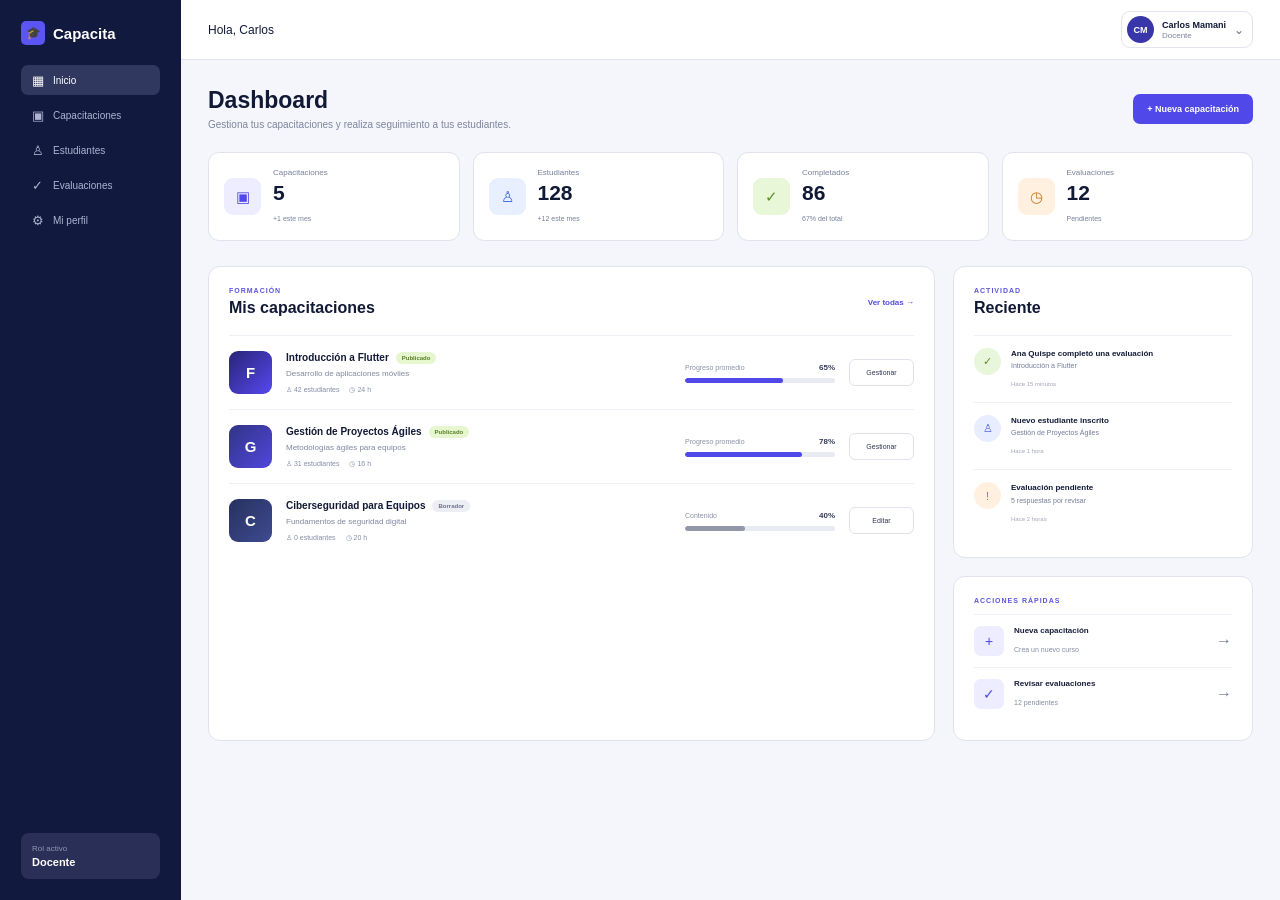
<file: frontend/docente.html>
<!DOCTYPE html>
<html lang="es">

<head>

    <meta charset="UTF-8">

    <meta
        name="viewport"
        content="width=device-width, initial-scale=1.0"
    >

    <title>Capacita | Docente</title>

    <link
        rel="stylesheet"
        href="docente.css"
    >

</head>


<body>


<div class="app">


    <!-- =========================================
         SIDEBAR
    ========================================== -->

    <aside class="sidebar">


        <div class="sidebar-top">


            <!-- LOGO -->

            <div class="brand">

                <div class="brand-logo">
                    🎓
                </div>

                <span>
                    Capacita
                </span>

            </div>


            <!-- NAVEGACIÓN -->

            <nav class="navigation">


                <a
                    href="#"
                    class="nav-item active"
                >

                    <span class="nav-icon">
                        ▦
                    </span>

                    <span>
                        Inicio
                    </span>

                </a>


                <a
                    href="#"
                    class="nav-item"
                >

                    <span class="nav-icon">
                        ▣
                    </span>

                    <span>
                        Capacitaciones
                    </span>

                </a>


                <a
                    href="#"
                    class="nav-item"
                >

                    <span class="nav-icon">
                        ♙
                    </span>

                    <span>
                        Estudiantes
                    </span>

                </a>


                <a
                    href="#"
                    class="nav-item"
                >

                    <span class="nav-icon">
                        ✓
                    </span>

                    <span>
                        Evaluaciones
                    </span>

                </a>


                <a
                    href="#"
                    class="nav-item"
                >

                    <span class="nav-icon">
                        ⚙
                    </span>

                    <span>
                        Mi perfil
                    </span>

                </a>


            </nav>


        </div>


        <!-- ROL -->

        <div class="active-role">

            <span class="role-label">
                Rol activo
            </span>

            <span class="role-name">
                Docente
            </span>

        </div>


    </aside>



    <!-- =========================================
         CONTENIDO
    ========================================== -->

    <div class="content">


        <!-- =====================================
             HEADER
        ====================================== -->

        <header class="topbar">


            <span class="greeting">
                Hola, Carlos
            </span>


            <div class="profile">


                <div class="avatar">
                    CM
                </div>


                <div class="profile-info">

                    <strong>
                        Carlos Mamani
                    </strong>

                    <span>
                        Docente
                    </span>

                </div>


                <span class="arrow">
                    ⌄
                </span>


            </div>


        </header>



        <!-- =====================================
             MAIN
        ====================================== -->

        <main class="main">


            <!-- TITULO -->

            <section class="page-heading">

                <div>

                    <h1>
                        Dashboard
                    </h1>

                    <p>
                        Gestiona tus capacitaciones y realiza seguimiento
                        a tus estudiantes.
                    </p>

                </div>


                <button class="new-course">
                    + Nueva capacitación
                </button>

            </section>



            <!-- =================================
                 ESTADÍSTICAS
            ================================== -->

            <section class="stats">


                <div class="stat-card">

                    <div class="stat-icon purple">
                        ▣
                    </div>

                    <div>

                        <span>
                            Capacitaciones
                        </span>

                        <strong>
                            5
                        </strong>

                        <small>
                            +1 este mes
                        </small>

                    </div>

                </div>


                <div class="stat-card">

                    <div class="stat-icon blue">
                        ♙
                    </div>

                    <div>

                        <span>
                            Estudiantes
                        </span>

                        <strong>
                            128
                        </strong>

                        <small>
                            +12 este mes
                        </small>

                    </div>

                </div>


                <div class="stat-card">

                    <div class="stat-icon green">
                        ✓
                    </div>

                    <div>

                        <span>
                            Completados
                        </span>

                        <strong>
                            86
                        </strong>

                        <small>
                            67% del total
                        </small>

                    </div>

                </div>


                <div class="stat-card">

                    <div class="stat-icon orange">
                        ◷
                    </div>

                    <div>

                        <span>
                            Evaluaciones
                        </span>

                        <strong>
                            12
                        </strong>

                        <small>
                            Pendientes
                        </small>

                    </div>

                </div>


            </section>



            <!-- =================================
                 CONTENIDO EN DOS COLUMNAS
            ================================== -->

            <div class="dashboard-grid">


                <!-- =================================
                     CAPACITACIONES
                ================================== -->

                <section class="panel">


                    <div class="panel-header">

                        <div>

                            <span class="section-label">
                                FORMACIÓN
                            </span>

                            <h2>
                                Mis capacitaciones
                            </h2>

                        </div>


                        <a href="#">
                            Ver todas →
                        </a>

                    </div>



                    <!-- CURSO 1 -->

                    <article class="course-row">


                        <div class="course-color color-1">
                            F
                        </div>


                        <div class="course-data">

                            <div class="course-title">

                                <h3>
                                    Introducción a Flutter
                                </h3>

                                <span class="status published">
                                    Publicado
                                </span>

                            </div>


                            <p>
                                Desarrollo de aplicaciones móviles
                            </p>


                            <div class="course-stats">

                                <span>
                                    ♙ 42 estudiantes
                                </span>

                                <span>
                                    ◷ 24 h
                                </span>

                            </div>

                        </div>


                        <div class="course-progress">

                            <div class="progress-info">

                                <span>
                                    Progreso promedio
                                </span>

                                <strong>
                                    65%
                                </strong>

                            </div>


                            <div class="progress">

                                <div
                                    class="progress-bar"
                                    style="width: 65%"
                                ></div>

                            </div>

                        </div>


                        <button class="manage">
                            Gestionar
                        </button>


                    </article>



                    <!-- CURSO 2 -->

                    <article class="course-row">


                        <div class="course-color color-2">
                            G
                        </div>


                        <div class="course-data">

                            <div class="course-title">

                                <h3>
                                    Gestión de Proyectos Ágiles
                                </h3>

                                <span class="status published">
                                    Publicado
                                </span>

                            </div>


                            <p>
                                Metodologías ágiles para equipos
                            </p>


                            <div class="course-stats">

                                <span>
                                    ♙ 31 estudiantes
                                </span>

                                <span>
                                    ◷ 16 h
                                </span>

                            </div>

                        </div>


                        <div class="course-progress">

                            <div class="progress-info">

                                <span>
                                    Progreso promedio
                                </span>

                                <strong>
                                    78%
                                </strong>

                            </div>


                            <div class="progress">

                                <div
                                    class="progress-bar"
                                    style="width: 78%"
                                ></div>

                            </div>

                        </div>


                        <button class="manage">
                            Gestionar
                        </button>


                    </article>



                    <!-- CURSO 3 -->

                    <article class="course-row">


                        <div class="course-color color-3">
                            C
                        </div>


                        <div class="course-data">

                            <div class="course-title">

                                <h3>
                                    Ciberseguridad para Equipos
                                </h3>

                                <span class="status draft">
                                    Borrador
                                </span>

                            </div>


                            <p>
                                Fundamentos de seguridad digital
                            </p>


                            <div class="course-stats">

                                <span>
                                    ♙ 0 estudiantes
                                </span>

                                <span>
                                    ◷ 20 h
                                </span>

                            </div>

                        </div>


                        <div class="course-progress">

                            <div class="progress-info">

                                <span>
                                    Contenido
                                </span>

                                <strong>
                                    40%
                                </strong>

                            </div>


                            <div class="progress">

                                <div
                                    class="progress-bar draft-progress"
                                    style="width: 40%"
                                ></div>

                            </div>

                        </div>


                        <button class="manage">
                            Editar
                        </button>


                    </article>


                </section>



                <!-- =================================
                     COLUMNA DERECHA
                ================================== -->

                <div class="right-column">


                    <!-- ACTIVIDAD -->

                    <section class="panel activity-panel">


                        <div class="panel-header">

                            <div>

                                <span class="section-label">
                                    ACTIVIDAD
                                </span>

                                <h2>
                                    Reciente
                                </h2>

                            </div>

                        </div>


                        <div class="activity">


                            <div class="activity-icon">
                                ✓
                            </div>

                            <div>

                                <strong>
                                    Ana Quispe completó una evaluación
                                </strong>

                                <span>
                                    Introducción a Flutter
                                </span>

                                <small>
                                    Hace 15 minutos
                                </small>

                            </div>


                        </div>


                        <div class="activity">


                            <div class="activity-icon blue-icon">
                                ♙
                            </div>

                            <div>

                                <strong>
                                    Nuevo estudiante inscrito
                                </strong>

                                <span>
                                    Gestión de Proyectos Ágiles
                                </span>

                                <small>
                                    Hace 1 hora
                                </small>

                            </div>


                        </div>


                        <div class="activity">


                            <div class="activity-icon orange-icon">
                                !
                            </div>

                            <div>

                                <strong>
                                    Evaluación pendiente
                                </strong>

                                <span>
                                    5 respuestas por revisar
                                </span>

                                <small>
                                    Hace 2 horas
                                </small>

                            </div>


                        </div>


                    </section>



                    <!-- ACCIONES -->

                    <section class="quick-actions">


                        <span class="section-label">
                            ACCIONES RÁPIDAS
                        </span>


                        <a href="#">

                            <span class="quick-icon">
                                +
                            </span>

                            <div>

                                <strong>
                                    Nueva capacitación
                                </strong>

                                <small>
                                    Crea un nuevo curso
                                </small>

                            </div>

                            <span class="quick-arrow">
                                →
                            </span>

                        </a>


                        <a href="#">

                            <span class="quick-icon">
                                ✓
                            </span>

                            <div>

                                <strong>
                                    Revisar evaluaciones
                                </strong>

                                <small>
                                    12 pendientes
                                </small>

                            </div>

                            <span class="quick-arrow">
                                →
                            </span>

                        </a>


                    </section>


                </div>


            </div>


        </main>

    </div>


</div>


</body>

</html>
</file>
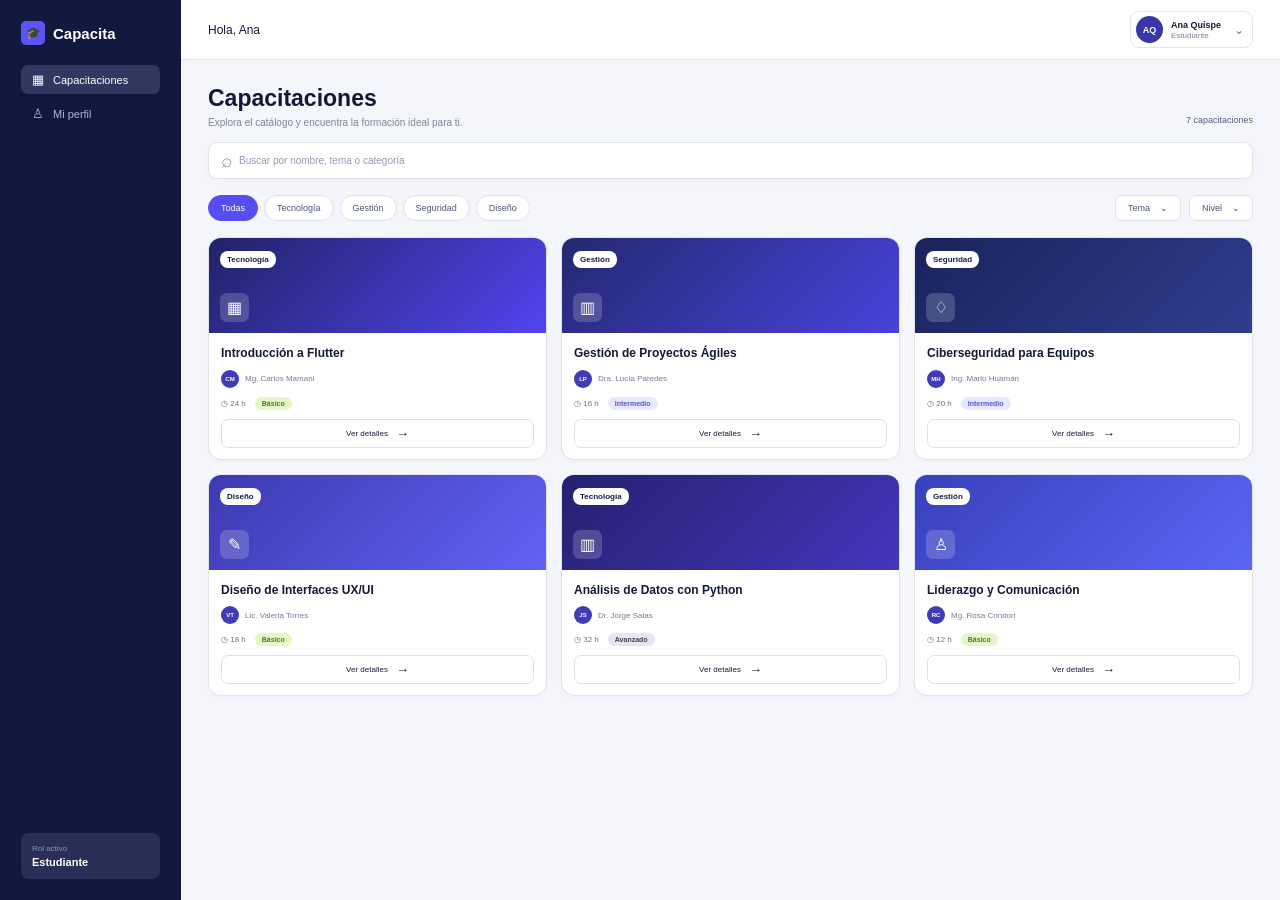
<file: frontend/PagPrincila.html>
<!DOCTYPE html>
<html lang="es">

<head>
    <meta charset="UTF-8">
    <meta name="viewport" content="width=device-width, initial-scale=1.0">

    <title>Capacita</title>

    <link rel="stylesheet" href="PagPrincipal.css">
</head>

<body>

    <div class="app">

        <!-- ================= SIDEBAR ================= -->

        <aside class="sidebar">

            <div class="sidebar-top">

                <div class="brand">
                    <div class="brand-logo">
                        🎓
                    </div>

                    <span>Capacita</span>
                </div>


                <nav class="navigation">

                    <a href="#" class="nav-item active">
                        <span class="nav-icon">▦</span>
                        <span>Capacitaciones</span>
                    </a>

                    <a href="#" class="nav-item">
                        <span class="nav-icon">♙</span>
                        <span>Mi perfil</span>
                    </a>

                </nav>

            </div>


            <!-- ROL -->

            <div class="active-role">

                <span class="role-label">
                    Rol activo
                </span>

                <span class="role-name">
                    Estudiante
                </span>

            </div>

        </aside>


        <!-- ================= CONTENIDO ================= -->

        <div class="content">

            <!-- HEADER -->

            <header class="topbar">

                <span class="greeting">
                    Hola, Ana
                </span>


                <div class="profile">

                    <div class="avatar">
                        AQ
                    </div>

                    <div class="profile-info">

                        <strong>
                            Ana Quispe
                        </strong>

                        <span>
                            Estudiante
                        </span>

                    </div>

                    <span class="arrow">
                       ⌄
                    </span>

                </div>

            </header>


            <!-- MAIN -->

            <main class="main">

                <!-- TÍTULO -->

                <section class="page-heading">

                    <div>

                        <h1>
                            Capacitaciones
                        </h1>

                        <p>
                            Explora el catálogo y encuentra la formación ideal para ti.
                        </p>

                    </div>

                    <span class="course-count">
                        7 capacitaciones
                    </span>

                </section>


                <!-- BUSCADOR -->

                <div class="search">

                    <span class="search-icon">
                        ⌕
                    </span>

                    <input
                        type="text"
                        placeholder="Buscar por nombre, tema o categoría"
                    >

                </div>


                <!-- FILTROS -->

                <div class="filters">

                    <div class="categories">

                        <button class="filter active">
                            Todas
                        </button>

                        <button class="filter">
                            Tecnología
                        </button>

                        <button class="filter">
                            Gestión
                        </button>

                        <button class="filter">
                            Seguridad
                        </button>

                        <button class="filter">
                            Diseño
                        </button>

                    </div>


                    <div class="selects">

                        <button class="select">
                            Tema
                            <span>⌄</span>
                        </button>

                        <button class="select">
                            Nivel
                            <span>⌄</span>
                        </button>

                    </div>

                </div>


                <!-- ================= CURSOS ================= -->

                <section class="courses">


                    <!-- CARD 1 -->

                    <article class="course-card">

                        <div class="course-cover cover-1">

                            <span class="category">
                                Tecnología
                            </span>

                            <div class="course-icon">
                                ▦
                            </div>

                        </div>


                        <div class="course-body">

                            <h3>
                                Introducción a Flutter
                            </h3>

                            <div class="teacher">
                                <span class="teacher-avatar">
                                    CM
                                </span>

                                <span>
                                    Mg. Carlos Mamani
                                </span>
                            </div>


                            <div class="course-meta">

                                <span>
                                    ◷ 24 h
                                </span>

                                <span class="level basic">
                                    Básico
                                </span>

                            </div>


                            <button class="details">
                                Ver detalles
                                <span>→</span>
                            </button>

                        </div>

                    </article>


                    <!-- CARD 2 -->

                    <article class="course-card">

                        <div class="course-cover cover-2">

                            <span class="category">
                                Gestión
                            </span>

                            <div class="course-icon">
                                ▥
                            </div>

                        </div>


                        <div class="course-body">

                            <h3>
                                Gestión de Proyectos Ágiles
                            </h3>

                            <div class="teacher">
                                <span class="teacher-avatar">
                                    LP
                                </span>

                                <span>
                                    Dra. Lucía Paredes
                                </span>
                            </div>


                            <div class="course-meta">

                                <span>
                                    ◷ 16 h
                                </span>

                                <span class="level intermediate">
                                    Intermedio
                                </span>

                            </div>


                            <button class="details">
                                Ver detalles
                                <span>→</span>
                            </button>

                        </div>

                    </article>


                    <!-- CARD 3 -->

                    <article class="course-card">

                        <div class="course-cover cover-3">

                            <span class="category">
                                Seguridad
                            </span>

                            <div class="course-icon">
                                ♢
                            </div>

                        </div>


                        <div class="course-body">

                            <h3>
                                Ciberseguridad para Equipos
                            </h3>

                            <div class="teacher">
                                <span class="teacher-avatar">
                                    MH
                                </span>

                                <span>
                                    Ing. Mario Huamán
                                </span>
                            </div>


                            <div class="course-meta">

                                <span>
                                    ◷ 20 h
                                </span>

                                <span class="level intermediate">
                                    Intermedio
                                </span>

                            </div>


                            <button class="details">
                                Ver detalles
                                <span>→</span>
                            </button>

                        </div>

                    </article>


                    <!-- CARD 4 -->

                    <article class="course-card">

                        <div class="course-cover cover-4">

                            <span class="category">
                                Diseño
                            </span>

                            <div class="course-icon">
                                ✎
                            </div>

                        </div>


                        <div class="course-body">

                            <h3>
                                Diseño de Interfaces UX/UI
                            </h3>

                            <div class="teacher">
                                <span class="teacher-avatar">
                                    VT
                                </span>

                                <span>
                                    Lic. Valeria Torres
                                </span>
                            </div>


                            <div class="course-meta">

                                <span>
                                    ◷ 18 h
                                </span>

                                <span class="level basic">
                                    Básico
                                </span>

                            </div>


                            <button class="details">
                                Ver detalles
                                <span>→</span>
                            </button>

                        </div>

                    </article>


                    <!-- CARD 5 -->

                    <article class="course-card">

                        <div class="course-cover cover-5">

                            <span class="category">
                                Tecnología
                            </span>

                            <div class="course-icon">
                                ▥
                            </div>

                        </div>


                        <div class="course-body">

                            <h3>
                                Análisis de Datos con Python
                            </h3>

                            <div class="teacher">
                                <span class="teacher-avatar">
                                    JS
                                </span>

                                <span>
                                    Dr. Jorge Salas
                                </span>
                            </div>


                            <div class="course-meta">

                                <span>
                                    ◷ 32 h
                                </span>

                                <span class="level advanced">
                                    Avanzado
                                </span>

                            </div>


                            <button class="details">
                                Ver detalles
                                <span>→</span>
                            </button>

                        </div>

                    </article>


                    <!-- CARD 6 -->

                    <article class="course-card">

                        <div class="course-cover cover-6">

                            <span class="category">
                                Gestión
                            </span>

                            <div class="course-icon">
                                ♙
                            </div>

                        </div>


                        <div class="course-body">

                            <h3>
                                Liderazgo y Comunicación
                            </h3>

                            <div class="teacher">
                                <span class="teacher-avatar">
                                    RC
                                </span>

                                <span>
                                    Mg. Rosa Condori
                                </span>
                            </div>


                            <div class="course-meta">

                                <span>
                                    ◷ 12 h
                                </span>

                                <span class="level basic">
                                    Básico
                                </span>

                            </div>


                            <button class="details">
                                Ver detalles
                                <span>→</span>
                            </button>

                        </div>

                    </article>

                </section>

            </main>

        </div>

    </div>

</body>

</html>
</file>
<file: frontend/styles.css>
*{box-sizing:border-box}
html,body{margin:0;min-height:100%;font-family:Manrope,Arial,sans-serif;color:#0b1230;background:#f5f6fb}
.screen{min-height:983px;display:grid;grid-template-columns:600px 1fr}

/* PANEL IZQUIERDO */
.brand-panel{
  position:relative;overflow:hidden;min-height:983px;padding:56px;
  display:flex;flex-direction:column;justify-content:space-between;color:#fff;
  background:linear-gradient(121.3989deg,#0b1230 0%,#1e2a6b 70.721%)
}
.decor{position:absolute;border-radius:50%;pointer-events:none}
.decor-top{width:460px;height:460px;left:300px;top:-140px;background:linear-gradient(145deg,rgba(49,51,137,.98),rgba(47,49,133,.94))}
.decor-bottom{width:320px;height:320px;left:-120px;top:560px;background:linear-gradient(145deg,rgba(36,43,111,.95),rgba(39,47,122,.78))}
.brand-logo,.brand-copy,.stats{position:relative;z-index:1}
.brand-logo{display:flex;align-items:center;gap:10px;height:36px;font-size:20px;font-weight:800}
.brand-logo-box{width:36px;height:36px;border-radius:10px;display:grid;place-items:center;background:linear-gradient(135deg,#4f46e5 0%,#6d5ae6 70.721%)}
.brand-logo-box img{width:20px;height:20px;display:block}
.brand-copy{margin-top:12px}
.brand-copy h1{margin:0 0 24px;font-size:38px;line-height:46px;letter-spacing:-.45px;font-weight:800}
.brand-copy>p{margin:0 0 24px;color:#b8c0e0;font-size:16px;line-height:26px;font-weight:400}
.brand-copy ul{list-style:none;padding:8px 0 0;margin:0;display:grid;gap:14px}
.brand-copy li{display:flex;align-items:center;gap:12px;font-size:15px;line-height:20px;font-weight:500}
.benefit-dot{width:20px;height:20px;border-radius:999px;background:#84cc16;display:grid;place-items:center;flex:0 0 auto}
.benefit-dot img{width:12px;height:12px;display:block}
.stats{display:grid;grid-template-columns:1fr 1fr;gap:14px}
.stat{height:82px;padding:16px;border:1px solid rgba(255,255,255,.14);border-radius:16px;background:rgba(255,255,255,.08);display:flex;flex-direction:column;gap:2px}
.stat strong{font-size:22px;line-height:30px;font-weight:800}
.stat span{font-size:12px;line-height:16px;color:#b8c0e0;font-weight:500}

/* PANEL DERECHO */
.form-area{min-height:983px;background:#f5f6fb;display:flex;align-items:center;justify-content:center;padding:64px 48px}
.register-card{
  width:480px;padding:36px;border:1px solid #e3e6f0;border-radius:24px;background:#fff;
  box-shadow:0 16px 40px rgba(10,18,48,.08);display:flex;flex-direction:column;gap:20px
}
.card-header{display:flex;flex-direction:column;gap:10px}
.card-header h2{margin:0;font-size:28px;line-height:34px;font-weight:800;letter-spacing:-.25px}
.card-header p{margin:0;font-size:15px;line-height:23px;color:#5b6482;font-weight:400}

.two-cols{display:grid;grid-template-columns:1fr 1fr;gap:12px}
.field{display:flex;flex-direction:column;gap:6px;font-size:13px;line-height:18px;font-weight:600}
.control{
  height:48px;border:1px solid #e3e6f0;border-radius:12px;background:#fff;
  display:flex;align-items:center;gap:10px;padding:0 14px
}
.control.plain{padding:0}
.control.plain input{padding:0 14px}
.control-success{border:1.5px solid #84cc16}
.control-icon{width:18px;height:18px;display:block;flex:0 0 auto}
.control input{
  flex:1;min-width:0;border:0;outline:0;background:transparent;color:#0b1230;
  font:500 14px/19px Manrope,Arial,sans-serif;padding:0
}
.success-mark{width:18px;height:18px;display:grid;place-items:center;color:#65a30d;font-size:15px;font-weight:800}
.helper{display:flex;align-items:center;gap:6px;font-size:12px;line-height:16px;font-weight:500}
.helper-success{color:#3f6212}
.helper-error{color:#dc2626}
.alert{
  width:14px;height:14px;border:1.5px solid #dc2626;border-radius:50%;
  display:inline-grid;place-items:center;font-size:9px;line-height:1;font-weight:800
}

.role-fieldset{border:0;margin:0;padding:0;display:flex;flex-direction:column;gap:6px}
.role-fieldset legend{padding:0;margin:0 0 6px;font-size:13px;line-height:18px;font-weight:600}
.roles{display:grid;grid-template-columns:repeat(3,1fr);gap:10px}
.role{
  height:79px;padding:14px 8px;border:1px solid #e3e6f0;border-radius:12px;background:#fff;color:#0b1230;
  display:flex;flex-direction:column;align-items:center;justify-content:center;gap:8px;cursor:pointer;
  font:600 13px/18px Manrope,Arial,sans-serif
}
.role img{width:22px;height:22px;display:block}
.role.active{border:1.5px solid #4f46e5;background:#eef0ff;color:#4f46e5}

.password-group{display:flex;flex-direction:column;gap:10px}
.icon-button{width:18px;height:18px;padding:0;border:0;background:transparent;display:grid;place-items:center;cursor:pointer}
.icon-button img{width:18px;height:18px;display:block}
.rules{display:flex;flex-wrap:wrap;gap:8px}
.rule{padding:5px 10px;border-radius:999px;font-size:12px;line-height:16px;font-weight:500;white-space:nowrap}
.rule.ok{background:#ecfccb;color:#3f6212}
.rule.pending{background:#f3f4f6;color:#5b6482}

.submit{
  height:50px;padding:0 22px;border:0;border-radius:12px;
  background:linear-gradient(172.98deg,#4f46e5 0%,#6657f0 70.721%);
  box-shadow:0 8px 20px rgba(10,18,48,.25);
  color:#fff;display:flex;align-items:center;justify-content:center;gap:8px;cursor:pointer;
  font:600 15px/20px Manrope,Arial,sans-serif
}
.submit img{width:18px;height:18px;display:block}
.login-link{margin:0;text-align:center;font-size:14px;line-height:19px;font-weight:500;color:#5b6482}
.login-link a{margin-left:6px;color:#4f46e5;text-decoration:none;font-weight:700}

.role:focus-visible,.submit:focus-visible,.icon-button:focus-visible,.login-link a:focus-visible,input:focus-visible{
  outline:2px solid #4f46e5;outline-offset:2px
}

@media(max-width:980px){
  .screen{grid-template-columns:1fr}
  .brand-panel{min-height:auto;padding:40px}
  .brand-copy{margin:64px 0}
  .form-area{min-height:auto;padding:48px 20px}
  .register-card{width:min(480px,100%)}
}
@media(max-width:560px){
  .brand-panel{padding:28px}
  .brand-copy h1{font-size:32px;line-height:39px}
  .brand-copy h1 br,.brand-copy>p br{display:none}
  .stats,.two-cols{grid-template-columns:1fr}
  .register-card{padding:24px}
  .roles{grid-template-columns:1fr}
  .role{height:64px;flex-direction:row}
}

/* Estados de interacción del formulario */
.is-hidden{display:none!important}
.control input::placeholder{color:#9aa2b8;font-weight:400}
.role:hover{
  border:1.5px solid #4f46e5;
  background:#eef0ff;
  color:#4f46e5;
}
.role:hover img{opacity:1}
.role.selected{
  border:1.5px solid #4f46e5;
  background:#eef0ff;
  color:#4f46e5;
}
.rule.ok::before{content:"✓ ";font-weight:700}
.control.control-success{border:1.5px solid #84cc16}
.control.control-error{border:1.5px solid #ef4444}
</file>
<file: frontend/administrador.css>
/* =========================================
   RESET
========================================= */

* {
    margin: 0;
    padding: 0;
    box-sizing: border-box;
}


body {

    font-family:
        Arial,
        Helvetica,
        sans-serif;

    background: #f5f6fb;

    color: #111936;

}


/* =========================================
   APP
========================================= */

.app {

    min-height: 100vh;

    display: flex;

}


/* =========================================
   SIDEBAR
========================================= */

.sidebar {

    position: fixed;

    left: 0;
    top: 0;

    width: 181px;
    height: 100vh;

    background: #11193f;

    color: white;

    padding: 21px;

    display: flex;

    flex-direction: column;

    justify-content: space-between;

}


.brand {

    display: flex;

    align-items: center;

    gap: 8px;

    margin-bottom: 20px;

    font-size: 15px;

    font-weight: bold;

}


.brand-logo {

    width: 24px;
    height: 24px;

    background: #5b55f5;

    border-radius: 5px;

    display: flex;

    align-items: center;

    justify-content: center;

    font-size: 12px;

}


.navigation {

    display: flex;

    flex-direction: column;

    gap: 5px;

}


.nav-item {

    height: 30px;

    padding: 0 10px;

    border-radius: 7px;

    display: flex;

    align-items: center;

    gap: 9px;

    color: #aeb5d2;

    text-decoration: none;

    font-size: 10px;

}


.nav-item:hover {

    background: rgba(255,255,255,0.06);

    color: white;

}


.nav-item.active {

    background: #30385f;

    color: white;

}


.nav-icon {

    width: 13px;

    text-align: center;

}


.active-role {

    background: #292f56;

    border-radius: 8px;

    padding: 11px;

    display: flex;

    flex-direction: column;

    gap: 3px;

}


.role-label {

    color: #8e96b6;

    font-size: 8px;

}


.role-name {

    color: white;

    font-size: 11px;

    font-weight: bold;

}


/* =========================================
   CONTENT
========================================= */

.content {

    width: calc(100% - 181px);

    margin-left: 181px;

}


/* =========================================
   TOPBAR
========================================= */

.topbar {

    height: 60px;

    background: white;

    border-bottom: 1px solid #e2e4ec;

    padding: 0 27px;

    display: flex;

    align-items: center;

    justify-content: space-between;

}


.greeting {

    font-size: 12px;

    font-weight: 500;

}


.profile {

    display: flex;

    align-items: center;

    gap: 8px;

    padding: 4px 8px 4px 5px;

    border: 1px solid #e2e4ec;

    border-radius: 9px;

}


.avatar {

    width: 27px;
    height: 27px;

    border-radius: 50%;

    background: #3936a9;

    color: white;

    display: flex;

    align-items: center;

    justify-content: center;

    font-size: 9px;

    font-weight: bold;

}


.profile-info {

    display: flex;

    flex-direction: column;

    gap: 1px;

}


.profile-info strong {

    font-size: 9px;

}


.profile-info span {

    color: #7d849e;

    font-size: 8px;

}


.arrow {

    color: #69718c;

}


/* =========================================
   MAIN
========================================= */

.main {

    padding: 27px;

}


.page-heading {

    display: flex;

    align-items: center;

    justify-content: space-between;

    margin-bottom: 22px;

}


.page-heading h1 {

    font-size: 23px;

    margin-bottom: 5px;

}


.page-heading p {

    color: #7d849e;

    font-size: 10px;

}


.primary-button {

    background: #5148e9;

    color: white;

    border: none;

    padding: 10px 14px;

    border-radius: 7px;

    font-size: 9px;

    font-weight: bold;

    cursor: pointer;

}


/* =========================================
   STATS
========================================= */

.stats {

    display: grid;

    grid-template-columns:
        repeat(4, 1fr);

    gap: 13px;

    margin-bottom: 20px;

}


.stat-card {

    background: white;

    border: 1px solid #e1e3eb;

    border-radius: 11px;

    padding: 15px;

    display: flex;

    align-items: center;

    gap: 12px;

}


.stat-icon {

    width: 37px;
    height: 37px;

    border-radius: 9px;

    display: flex;

    align-items: center;

    justify-content: center;

}


.stat-card span {

    display: block;

    color: #777f99;

    font-size: 8px;

    margin-bottom: 4px;

}


.stat-card strong {

    display: block;

    font-size: 21px;

    margin-bottom: 2px;

}


.stat-card small {

    color: #77809b;

    font-size: 7px;

}


.purple {

    background: #eeecff;

    color: #5148e9;

}


.blue {

    background: #e8efff;

    color: #416bdc;

}


.green {

    background: #e7f7d7;

    color: #5b8d27;

}


.orange {

    background: #fff0df;

    color: #c17b25;

}


/* =========================================
   PANELS
========================================= */

.dashboard-grid {

    display: grid;

    grid-template-columns:
        minmax(0, 1fr)
        310px;

    gap: 18px;

    margin-bottom: 18px;

}


.bottom-grid {

    display: grid;

    grid-template-columns:
        1fr
        1fr;

    gap: 18px;

}


.panel {

    background: white;

    border: 1px solid #e1e3eb;

    border-radius: 12px;

    padding: 20px;

}


.panel-header {

    display: flex;

    align-items: center;

    justify-content: space-between;

    margin-bottom: 17px;

}


.section-label {

    display: block;

    color: #5c55df;

    font-size: 7px;

    font-weight: bold;

    letter-spacing: 1px;

    margin-bottom: 5px;

}


.panel-header h2 {

    font-size: 16px;

}


.panel-header a {

    color: #5148e9;

    text-decoration: none;

    font-size: 8px;

    font-weight: bold;

}


/* =========================================
   TABLE
========================================= */

.table-header {

    display: grid;

    grid-template-columns:
        1.7fr
        0.8fr
        0.7fr
        0.4fr;

    padding: 8px 0;

    border-bottom: 1px solid #edf0f5;

    color: #9aa0b4;

    font-size: 7px;

    text-transform: uppercase;

}


.user-row {

    display: grid;

    grid-template-columns:
        1.7fr
        0.8fr
        0.7fr
        0.4fr;

    align-items: center;

    min-height: 58px;

    border-bottom: 1px solid #edf0f5;

}


.user {

    display: flex;

    align-items: center;

    gap: 9px;

}


.user-avatar {

    width: 30px;
    height: 30px;

    border-radius: 50%;

    display: flex;

    align-items: center;

    justify-content: center;

    font-size: 7px;

    color: white;

    font-weight: bold;

}


.purple-avatar {

    background: #5148e9;

}


.blue-avatar {

    background: #416bdc;

}


.green-avatar {

    background: #57932b;

}


.orange-avatar {

    background: #c27b29;

}


.user strong {

    display: block;

    font-size: 8px;

    margin-bottom: 3px;

}


.user small {

    color: #9299ae;

    font-size: 7px;

}


.role {

    display: inline-block;

    width: fit-content;

    padding: 4px 7px;

    border-radius: 7px;

    font-size: 6px;

    font-weight: bold;

}


.student {

    background: #eeecff;

    color: #544bd4;

}


.teacher {

    background: #e7f0ff;

    color: #3d65c3;

}


.status {

    font-size: 7px;

    font-weight: bold;

}


.active-status {

    color: #5c8c31;

}


.pending-status {

    color: #c17a28;

}


.action {

    border: none;

    background: transparent;

    color: #5148e9;

    font-size: 7px;

    cursor: pointer;

}


/* =========================================
   ACTIVITY
========================================= */

.activity {

    display: flex;

    gap: 10px;

    padding: 12px 0;

    border-top: 1px solid #edf0f5;

}


.activity-icon {

    width: 27px;
    height: 27px;

    border-radius: 50%;

    display: flex;

    align-items: center;

    justify-content: center;

    flex-shrink: 0;

    font-size: 11px;

}


.activity strong {

    display: block;

    font-size: 8px;

    line-height: 1.4;

    margin-bottom: 3px;

}


.activity span {

    display: block;

    color: #747d99;

    font-size: 7px;

    margin-bottom: 3px;

}


.activity small {

    color: #a0a6b7;

    font-size: 6px;

}


/* =========================================
   COURSE SUMMARY
========================================= */

.course-summary {

    display: grid;

    grid-template-columns:
        repeat(3, 1fr);

    gap: 10px;

}


.summary-item {

    background: #f8f9fc;

    border-radius: 9px;

    padding: 13px;

    display: flex;

    align-items: center;

    gap: 9px;

}


.summary-icon {

    width: 28px;
    height: 28px;

    border-radius: 7px;

    background: #e7f6d9;

    color: #5b8d2b;

    display: flex;

    align-items: center;

    justify-content: center;

}


.draft-icon {

    background: #fff0dc;

    color: #bd7a28;

}


.rejected-icon {

    background: #ffe8e8;

    color: #c34848;

}


.summary-item strong {

    display: block;

    font-size: 16px;

}


.summary-item small {

    display: block;

    color: #858ca4;

    font-size: 7px;

    margin-top: 2px;

}


/* =========================================
   QUICK ACTIONS
========================================= */

.quick-actions a {

    display: flex;

    align-items: center;

    gap: 10px;

    padding: 10px 0;

    border-top: 1px solid #edf0f5;

    text-decoration: none;

    color: #151b38;

}


.quick-icon {

    width: 29px;
    height: 29px;

    border-radius: 7px;

    background: #eeecff;

    color: #5148e9;

    display: flex;

    align-items: center;

    justify-content: center;

    font-size: 14px;

}


.quick-actions strong {

    display: block;

    font-size: 8px;

    margin-bottom: 3px;

}


.quick-actions small {

    color: #858da5;

    font-size: 7px;

}


.quick-actions a > span:last-child {

    margin-left: auto;

    color: #777f99;

}


/* =========================================
   RESPONSIVE
========================================= */

@media (max-width: 1050px) {

    .stats {

        grid-template-columns:
            repeat(2, 1fr);

    }


    .dashboard-grid {

        grid-template-columns: 1fr;

    }

}


@media (max-width: 800px) {

    .bottom-grid {

        grid-template-columns: 1fr;

    }


    .table-header {

        display: none;

    }


    .user-row {

        grid-template-columns:
            1fr
            auto
            auto;

        gap: 10px;

        padding: 10px 0;

    }

}


@media (max-width: 650px) {

    .sidebar {

        position: relative;

        width: 100%;

        height: auto;

    }


    .content {

        width: 100%;

        margin-left: 0;

    }


    .app {

        flex-direction: column;

    }


    .stats {

        grid-template-columns: 1fr;

    }


    .page-heading {

        align-items: flex-start;

        flex-direction: column;

        gap: 15px;

    }


    .course-summary {

        grid-template-columns: 1fr;

    }

}
</file>
<file: frontend/docente.css>
/* =========================================
   RESET
========================================= */

* {
    margin: 0;
    padding: 0;
    box-sizing: border-box;
}


body {

    font-family:
        Arial,
        Helvetica,
        sans-serif;

    background: #f5f6fb;

    color: #111936;
}


/* =========================================
   APP
========================================= */

.app {

    min-height: 100vh;

    display: flex;

}


/* =========================================
   SIDEBAR
========================================= */

.sidebar {

    position: fixed;

    left: 0;
    top: 0;

    width: 181px;
    height: 100vh;

    background: #11193f;

    color: white;

    padding: 21px;

    display: flex;

    flex-direction: column;

    justify-content: space-between;

}


.sidebar-top {
    width: 100%;
}


/* =========================================
   BRAND
========================================= */

.brand {

    display: flex;

    align-items: center;

    gap: 8px;

    margin-bottom: 20px;

    font-size: 15px;

    font-weight: bold;

}


.brand-logo {

    width: 24px;
    height: 24px;

    border-radius: 5px;

    background: #5b55f5;

    display: flex;

    align-items: center;

    justify-content: center;

    font-size: 12px;

}


/* =========================================
   NAVIGATION
========================================= */

.navigation {

    display: flex;

    flex-direction: column;

    gap: 5px;

}


.nav-item {

    height: 30px;

    padding: 0 10px;

    border-radius: 7px;

    display: flex;

    align-items: center;

    gap: 9px;

    color: #aeb5d2;

    text-decoration: none;

    font-size: 10px;

    transition: 0.2s;

}


.nav-item:hover {

    background: rgba(255,255,255,0.06);

    color: white;

}


.nav-item.active {

    background: #30385f;

    color: white;

}


.nav-icon {

    width: 13px;

    text-align: center;

    font-size: 13px;

}


/* =========================================
   ACTIVE ROLE
========================================= */

.active-role {

    background: #292f56;

    border-radius: 8px;

    padding: 11px;

    display: flex;

    flex-direction: column;

    gap: 3px;

}


.role-label {

    color: #8e96b6;

    font-size: 8px;

}


.role-name {

    color: white;

    font-size: 11px;

    font-weight: bold;

}


/* =========================================
   CONTENT
========================================= */

.content {

    width: calc(100% - 181px);

    margin-left: 181px;

}


/* =========================================
   TOPBAR
========================================= */

.topbar {

    height: 60px;

    padding: 0 27px;

    background: white;

    border-bottom: 1px solid #e2e4ec;

    display: flex;

    align-items: center;

    justify-content: space-between;

}


.greeting {

    font-size: 12px;

    font-weight: 500;

}


/* =========================================
   PROFILE
========================================= */

.profile {

    display: flex;

    align-items: center;

    gap: 8px;

    padding: 4px 8px 4px 5px;

    border: 1px solid #e2e4ec;

    border-radius: 9px;

}


.avatar {

    width: 27px;
    height: 27px;

    border-radius: 50%;

    background: #3936a9;

    color: white;

    display: flex;

    align-items: center;

    justify-content: center;

    font-size: 9px;

    font-weight: bold;

}


.profile-info {

    display: flex;

    flex-direction: column;

    gap: 1px;

}


.profile-info strong {

    font-size: 9px;

}


.profile-info span {

    color: #7d849e;

    font-size: 8px;

}


.arrow {

    color: #69718c;

    font-size: 12px;

}


/* =========================================
   MAIN
========================================= */

.main {

    padding: 27px;

}


/* =========================================
   PAGE HEADING
========================================= */

.page-heading {

    display: flex;

    align-items: center;

    justify-content: space-between;

    margin-bottom: 22px;

}


.page-heading h1 {

    font-size: 23px;

    margin-bottom: 5px;

}


.page-heading p {

    color: #7d849e;

    font-size: 10px;

}


.new-course {

    border: none;

    background: #5148e9;

    color: white;

    padding: 10px 14px;

    border-radius: 7px;

    font-size: 9px;

    font-weight: bold;

    cursor: pointer;

}


.new-course:hover {

    background: #4238d4;

}


/* =========================================
   STATISTICS
========================================= */

.stats {

    display: grid;

    grid-template-columns:
        repeat(4, 1fr);

    gap: 13px;

    margin-bottom: 25px;

}


.stat-card {

    background: white;

    border: 1px solid #e1e3eb;

    border-radius: 11px;

    padding: 15px;

    display: flex;

    align-items: center;

    gap: 12px;

}


.stat-icon {

    width: 37px;
    height: 37px;

    border-radius: 9px;

    display: flex;

    align-items: center;

    justify-content: center;

    font-size: 15px;

}


.purple {

    background: #eeecff;

    color: #5148e9;

}


.blue {

    background: #e8efff;

    color: #416bdc;

}


.green {

    background: #e7f7d7;

    color: #5b8d27;

}


.orange {

    background: #fff0df;

    color: #c17b25;

}


.stat-card span {

    display: block;

    color: #777f99;

    font-size: 8px;

    margin-bottom: 4px;

}


.stat-card strong {

    display: block;

    font-size: 21px;

    margin-bottom: 2px;

}


.stat-card small {

    color: #77809b;

    font-size: 7px;

}


/* =========================================
   DASHBOARD GRID
========================================= */

.dashboard-grid {

    display: grid;

    grid-template-columns:
        minmax(0, 1fr)
        300px;

    gap: 18px;

}


/* =========================================
   PANEL
========================================= */

.panel {

    background: white;

    border: 1px solid #e1e3eb;

    border-radius: 12px;

    padding: 20px;

}


.panel-header {

    display: flex;

    align-items: center;

    justify-content: space-between;

    margin-bottom: 18px;

}


.section-label {

    display: block;

    color: #5c55df;

    font-size: 7px;

    font-weight: bold;

    letter-spacing: 1px;

    margin-bottom: 5px;

}


.panel-header h2 {

    font-size: 16px;

}


.panel-header a {

    color: #5148e9;

    text-decoration: none;

    font-size: 8px;

    font-weight: bold;

}


/* =========================================
   COURSE ROW
========================================= */

.course-row {

    display: grid;

    grid-template-columns:
        43px
        minmax(180px, 1fr)
        150px
        65px;

    gap: 14px;

    align-items: center;

    padding: 15px 0;

    border-top: 1px solid #edf0f5;

}


.course-color {

    width: 43px;
    height: 43px;

    border-radius: 9px;

    display: flex;

    align-items: center;

    justify-content: center;

    color: white;

    font-size: 15px;

    font-weight: bold;

}


.color-1 {

    background:
        linear-gradient(
            135deg,
            #282477,
            #5648ef
        );

}


.color-2 {

    background:
        linear-gradient(
            135deg,
            #313486,
            #5146dc
        );

}


.color-3 {

    background:
        linear-gradient(
            135deg,
            #27315e,
            #3e4b92
        );

}


/* =========================================
   COURSE DATA
========================================= */

.course-title {

    display: flex;

    align-items: center;

    gap: 7px;

    margin-bottom: 5px;

}


.course-title h3 {

    font-size: 10px;

    line-height: 1.3;

}


.course-data > p {

    color: #7f879f;

    font-size: 8px;

    margin-bottom: 8px;

}


.status {

    padding: 3px 6px;

    border-radius: 7px;

    font-size: 6px;

    font-weight: bold;

}


.published {

    background: #e6f6cf;

    color: #568025;

}


.draft {

    background: #eceef3;

    color: #697087;

}


.course-stats {

    display: flex;

    gap: 10px;

    color: #858da5;

    font-size: 7px;

}


/* =========================================
   PROGRESS
========================================= */

.course-progress {

    width: 100%;

}


.progress-info {

    display: flex;

    justify-content: space-between;

    align-items: center;

    margin-bottom: 6px;

}


.progress-info span {

    color: #8a91a7;

    font-size: 7px;

}


.progress-info strong {

    font-size: 8px;

    color: #343b59;

}


.progress {

    width: 100%;

    height: 5px;

    background: #e9ebf2;

    border-radius: 10px;

    overflow: hidden;

}


.progress-bar {

    height: 100%;

    background: #5148e9;

    border-radius: 10px;

}


.draft-progress {

    background: #9298aa;

}


/* =========================================
   MANAGE
========================================= */

.manage {

    height: 27px;

    border: 1px solid #dfe2eb;

    background: white;

    border-radius: 6px;

    color: #303753;

    font-size: 7px;

    cursor: pointer;

}


.manage:hover {

    border-color: #5148e9;

    color: #5148e9;

}


/* =========================================
   RIGHT COLUMN
========================================= */

.right-column {

    display: flex;

    flex-direction: column;

    gap: 18px;

}


/* =========================================
   ACTIVITY
========================================= */

.activity {

    display: flex;

    gap: 10px;

    padding: 12px 0;

    border-top: 1px solid #edf0f5;

}


.activity-icon {

    width: 27px;
    height: 27px;

    border-radius: 50%;

    background: #e8f6db;

    color: #5c8a30;

    display: flex;

    align-items: center;

    justify-content: center;

    flex-shrink: 0;

    font-size: 11px;

}


.blue-icon {

    background: #e8edff;

    color: #4b5cd5;

}


.orange-icon {

    background: #fff0df;

    color: #bf7c2d;

}


.activity strong {

    display: block;

    font-size: 8px;

    line-height: 1.4;

    margin-bottom: 3px;

}


.activity span {

    display: block;

    color: #747d99;

    font-size: 7px;

    margin-bottom: 3px;

}


.activity small {

    color: #a0a6b7;

    font-size: 6px;

}


/* =========================================
   QUICK ACTIONS
========================================= */

.quick-actions {

    background: white;

    border: 1px solid #e1e3eb;

    border-radius: 12px;

    padding: 20px;

}


.quick-actions > .section-label {

    margin-bottom: 10px;

}


.quick-actions a {

    display: flex;

    align-items: center;

    gap: 10px;

    padding: 11px 0;

    border-top: 1px solid #edf0f5;

    text-decoration: none;

    color: #161d3a;

}


.quick-icon {

    width: 30px;
    height: 30px;

    background: #eeecff;

    color: #5148e9;

    border-radius: 7px;

    display: flex;

    align-items: center;

    justify-content: center;

    font-size: 14px;

}


.quick-actions strong {

    display: block;

    font-size: 8px;

    margin-bottom: 3px;

}


.quick-actions small {

    color: #858da5;

    font-size: 7px;

}


.quick-arrow {

    margin-left: auto;

    color: #737b96;

}


/* =========================================
   RESPONSIVE
========================================= */

@media (max-width: 1000px) {

    .stats {

        grid-template-columns:
            repeat(2, 1fr);

    }


    .dashboard-grid {

        grid-template-columns: 1fr;

    }

}


@media (max-width: 750px) {

    .sidebar {

        position: relative;

        width: 100%;

        height: auto;

    }


    .content {

        width: 100%;

        margin-left: 0;

    }


    .app {

        flex-direction: column;

    }


    .course-row {

        grid-template-columns:
            43px
            1fr;

    }


    .course-progress,
    .manage {

        grid-column: 2;

    }

}


@media (max-width: 500px) {

    .stats {

        grid-template-columns: 1fr;

    }


    .page-heading {

        flex-direction: column;

        align-items: flex-start;

        gap: 15px;

    }

}
</file>
<file: frontend/PagPrincipal.css>
/* ============================
   RESET
============================ */

* {
    margin: 0;
    padding: 0;
    box-sizing: border-box;
}

body {
    font-family: Arial, Helvetica, sans-serif;

    background: #f5f6fb;

    color: #111936;
}


/* ============================
   APP
============================ */

.app {
    min-height: 100vh;

    display: flex;
}


/* ============================
   SIDEBAR
============================ */

.sidebar {
    position: fixed;

    left: 0;
    top: 0;

    width: 181px;
    height: 100vh;

    background: #11193f;

    color: white;

    display: flex;
    flex-direction: column;
    justify-content: space-between;

    padding: 21px;
}


/* ============================
   BRAND
============================ */

.brand {
    display: flex;
    align-items: center;

    gap: 8px;

    margin-bottom: 20px;

    font-size: 15px;
    font-weight: bold;
}

.brand-logo {
    width: 24px;
    height: 24px;

    background: #5b55f5;

    border-radius: 5px;

    display: flex;
    align-items: center;
    justify-content: center;

    font-size: 12px;
}


/* ============================
   NAV
============================ */

.navigation {
    display: flex;
    flex-direction: column;

    gap: 5px;
}

.nav-item {
    height: 29px;

    padding: 0 10px;

    display: flex;
    align-items: center;

    gap: 9px;

    border-radius: 7px;

    color: #aeb5d2;

    text-decoration: none;

    font-size: 11px;
}

.nav-item:hover {
    background: rgba(255, 255, 255, 0.06);

    color: white;
}

.nav-item.active {
    background: #30385f;

    color: white;
}

.nav-icon {
    width: 13px;

    text-align: center;

    font-size: 13px;
}


/* ============================
   ROL ACTIVO
============================ */

.active-role {
    background: #292f56;

    border-radius: 8px;

    padding: 11px;

    display: flex;
    flex-direction: column;

    gap: 3px;
}

.role-label {
    font-size: 8px;

    color: #8e96b6;
}

.role-name {
    font-size: 11px;

    font-weight: bold;

    color: white;
}


/* ============================
   CONTENT
============================ */

.content {
    width: calc(100% - 181px);

    margin-left: 181px;
}


/* ============================
   TOPBAR
============================ */

.topbar {
    height: 60px;

    background: white;

    border-bottom: 1px solid #e2e4ec;

    display: flex;

    align-items: center;
    justify-content: space-between;

    padding: 0 27px;
}

.greeting {
    font-size: 12px;

    color: #111936;

    font-weight: 500;
}


/* ============================
   PROFILE
============================ */

.profile {
    display: flex;

    align-items: center;

    gap: 8px;

    border: 1px solid #e2e4ec;

    border-radius: 9px;

    padding: 4px 8px 4px 5px;
}

.avatar {
    width: 27px;
    height: 27px;

    border-radius: 50%;

    background: #3936a9;

    color: white;

    display: flex;
    align-items: center;
    justify-content: center;

    font-size: 9px;

    font-weight: bold;
}

.profile-info {
    display: flex;
    flex-direction: column;

    gap: 1px;
}

.profile-info strong {
    font-size: 9px;
}

.profile-info span {
    font-size: 8px;

    color: #7d849e;
}

.arrow {
    margin-left: 5px;

    color: #69718c;

    font-size: 12px;
}


/* ============================
   MAIN
============================ */

.main {
    padding: 25px 27px;

    max-width: 100%;
}


/* ============================
   PAGE HEADING
============================ */

.page-heading {
    display: flex;

    align-items: flex-end;

    justify-content: space-between;

    margin-bottom: 14px;
}

.page-heading h1 {
    font-size: 23px;

    margin-bottom: 5px;

    color: #111936;
}

.page-heading p {
    color: #7d849e;

    font-size: 10px;
}

.course-count {
    color: #535d7b;

    font-size: 9px;

    margin-bottom: 3px;
}


/* ============================
   SEARCH
============================ */

.search {
    height: 37px;

    background: white;

    border: 1px solid #e1e3eb;

    border-radius: 9px;

    display: flex;

    align-items: center;

    padding: 0 12px;

    margin-bottom: 16px;

    box-shadow: 0 2px 7px rgba(20, 25, 60, 0.03);
}

.search-icon {
    color: #8b93ad;

    font-size: 19px;

    margin-right: 7px;
}

.search input {
    border: none;

    outline: none;

    width: 100%;

    font-size: 10px;

    color: #333b59;
}

.search input::placeholder {
    color: #939ab1;
}


/* ============================
   FILTERS
============================ */

.filters {
    display: flex;

    justify-content: space-between;

    align-items: center;

    margin-bottom: 16px;
}

.categories {
    display: flex;

    gap: 6px;
}

.filter,
.select {
    border: 1px solid #dfe2eb;

    background: white;

    color: #4c5675;

    border-radius: 14px;

    height: 26px;

    padding: 0 12px;

    font-size: 9px;

    cursor: pointer;
}

.filter.active {
    background: #574df0;

    color: white;

    border-color: #574df0;
}

.selects {
    display: flex;

    gap: 8px;
}

.select {
    border-radius: 7px;

    min-width: 57px;

    display: flex;

    align-items: center;

    justify-content: space-between;

    gap: 10px;
}


/* ============================
   COURSES GRID
============================ */

.courses {
    display: grid;

    grid-template-columns: repeat(3, 1fr);

    gap: 14px;
}


/* ============================
   COURSE CARD
============================ */

.course-card {
    background: white;

    border: 1px solid #e1e3eb;

    border-radius: 13px;

    overflow: hidden;

    box-shadow: 0 2px 5px rgba(20, 25, 60, 0.025);
}


/* ============================
   COVER
============================ */

.course-cover {
    height: 95px;

    position: relative;

    padding: 10px 11px;

    background: linear-gradient(
        135deg,
        #24266e,
        #5045ed
    );
}

.cover-1 {
    background: linear-gradient(
        135deg,
        #202367,
        #5144ef
    );
}

.cover-2 {
    background: linear-gradient(
        135deg,
        #242870,
        #4942dc
    );
}

.cover-3 {
    background: linear-gradient(
        135deg,
        #19245c,
        #303d8e
    );
}

.cover-4 {
    background: linear-gradient(
        135deg,
        #3d3ab0,
        #6261f4
    );
}

.cover-5 {
    background: linear-gradient(
        135deg,
        #24216e,
        #4236bc
    );
}

.cover-6 {
    background: linear-gradient(
        135deg,
        #3940bc,
        #5a65f4
    );
}


/* ============================
   CATEGORY
============================ */

.category {
    display: inline-block;

    background: white;

    color: #161d3a;

    border-radius: 8px;

    padding: 4px 7px;

    font-size: 8px;

    font-weight: bold;
}


/* ============================
   COURSE ICON
============================ */

.course-icon {
    position: absolute;

    bottom: 11px;
    left: 11px;

    width: 29px;
    height: 29px;

    border-radius: 7px;

    background: rgba(255, 255, 255, 0.18);

    color: white;

    display: flex;

    align-items: center;
    justify-content: center;

    font-size: 16px;
}


/* ============================
   COURSE BODY
============================ */

.course-body {
    padding: 13px 12px 11px;
}

.course-body h3 {
    font-size: 12px;

    color: #131a37;

    margin-bottom: 8px;

    line-height: 1.3;
}


/* ============================
   TEACHER
============================ */

.teacher {
    display: flex;

    align-items: center;

    gap: 6px;

    font-size: 8px;

    color: #737b98;

    margin-bottom: 9px;
}

.teacher-avatar {
    width: 18px;
    height: 18px;

    border-radius: 50%;

    background: #413bb5;

    color: white;

    display: flex;

    align-items: center;
    justify-content: center;

    font-size: 6px;

    font-weight: bold;
}


/* ============================
   META
============================ */

.course-meta {
    display: flex;

    align-items: center;

    gap: 9px;

    color: #66708f;

    font-size: 8px;

    margin-bottom: 9px;
}

.level {
    padding: 3px 7px;

    border-radius: 8px;

    font-size: 7px;

    font-weight: bold;
}

.basic {
    background: #e5f6c8;

    color: #4d7522;
}

.intermediate {
    background: #e8e8ff;

    color: #5551d8;
}

.advanced {
    background: #e5e7ed;

    color: #3c4255;
}


/* ============================
   DETAILS BUTTON
============================ */

.details {
    width: 100%;

    height: 29px;

    background: white;

    border: 1px solid #dce0e9;

    border-radius: 7px;

    color: #151b35;

    font-size: 8px;

    cursor: pointer;

    display: flex;

    align-items: center;
    justify-content: center;

    gap: 8px;
}

.details span {
    font-size: 13px;
}

.details:hover {
    background: #f7f7ff;

    border-color: #554df0;

    color: #554df0;
}


/* ============================
   RESPONSIVE
============================ */

@media (max-width: 900px) {

    .courses {
        grid-template-columns: repeat(2, 1fr);
    }

}


@media (max-width: 650px) {

    .sidebar {
        position: relative;

        width: 100%;
        height: auto;
    }

    .content {
        width: 100%;
        margin-left: 0;
    }

    .app {
        flex-direction: column;
    }

    .courses {
        grid-template-columns: 1fr;
    }

    .filters {
        flex-direction: column;

        align-items: flex-start;

        gap: 10px;
    }

}
</file>
